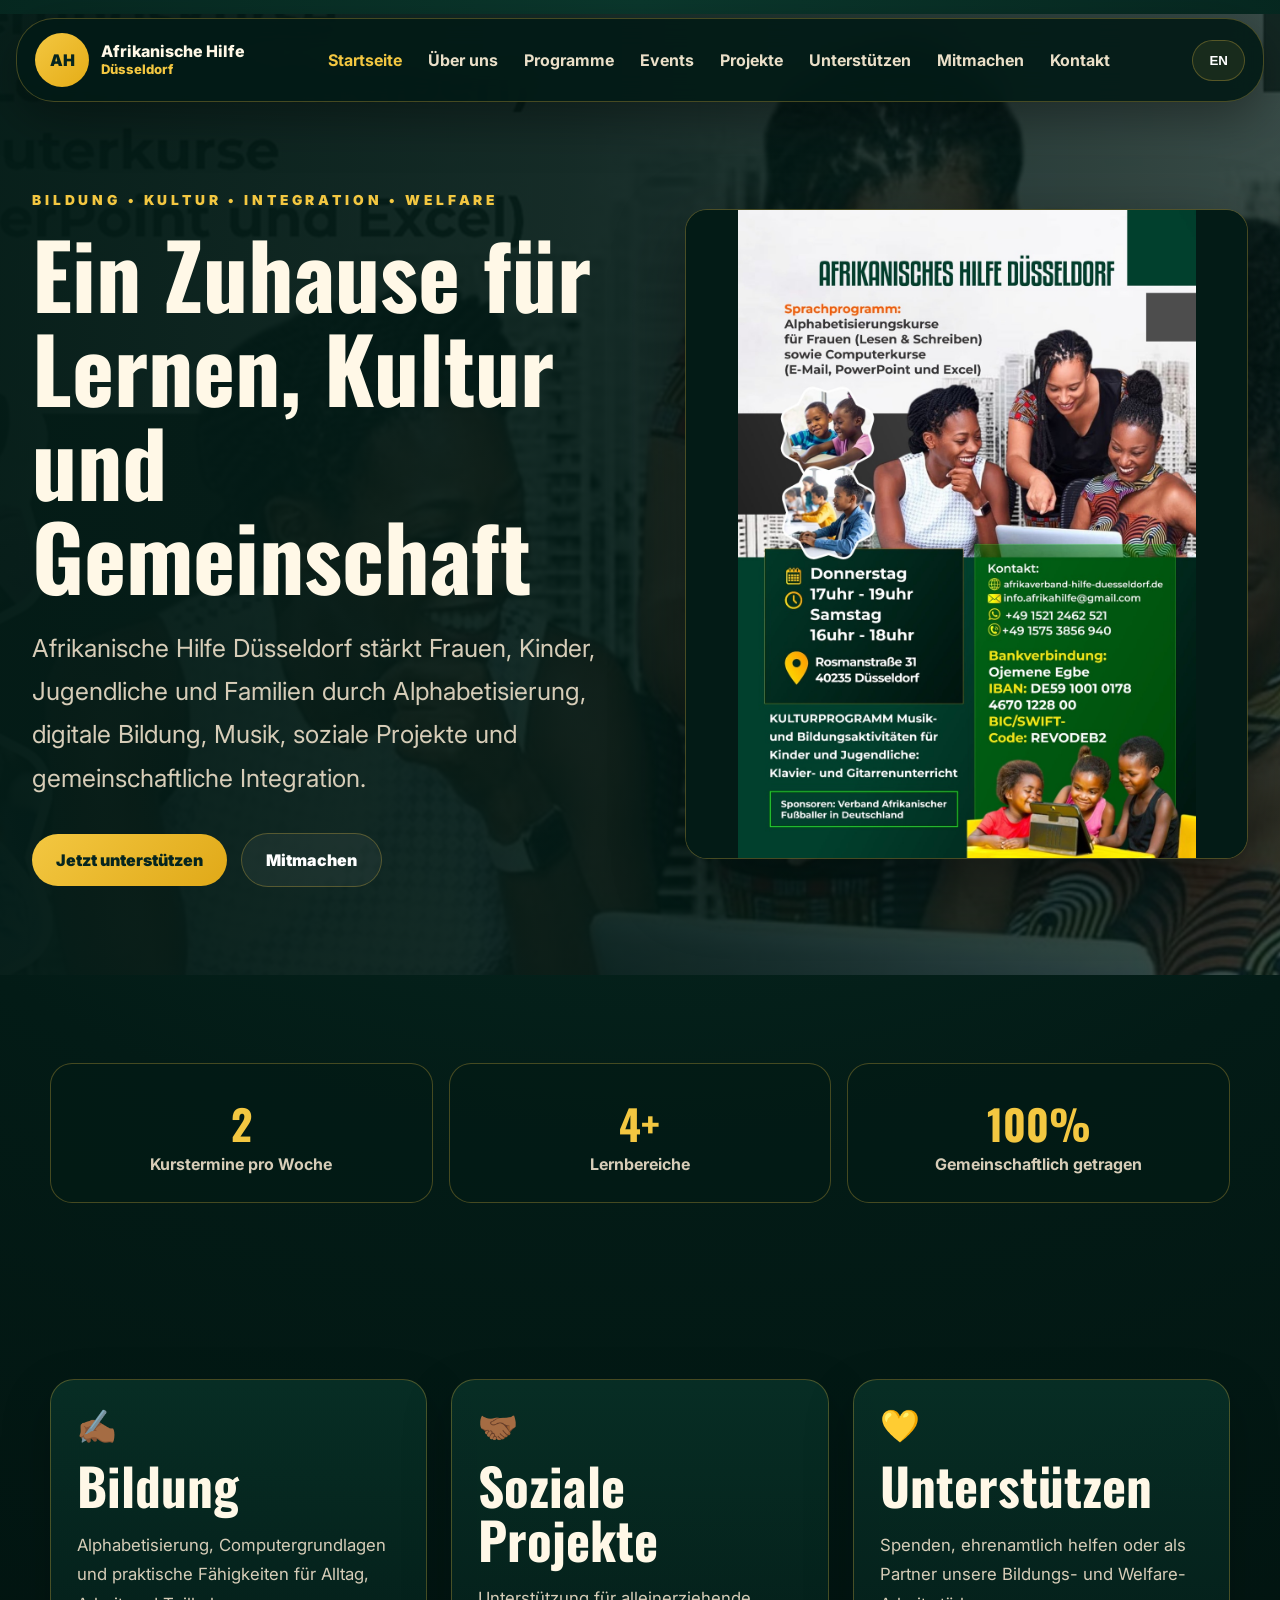
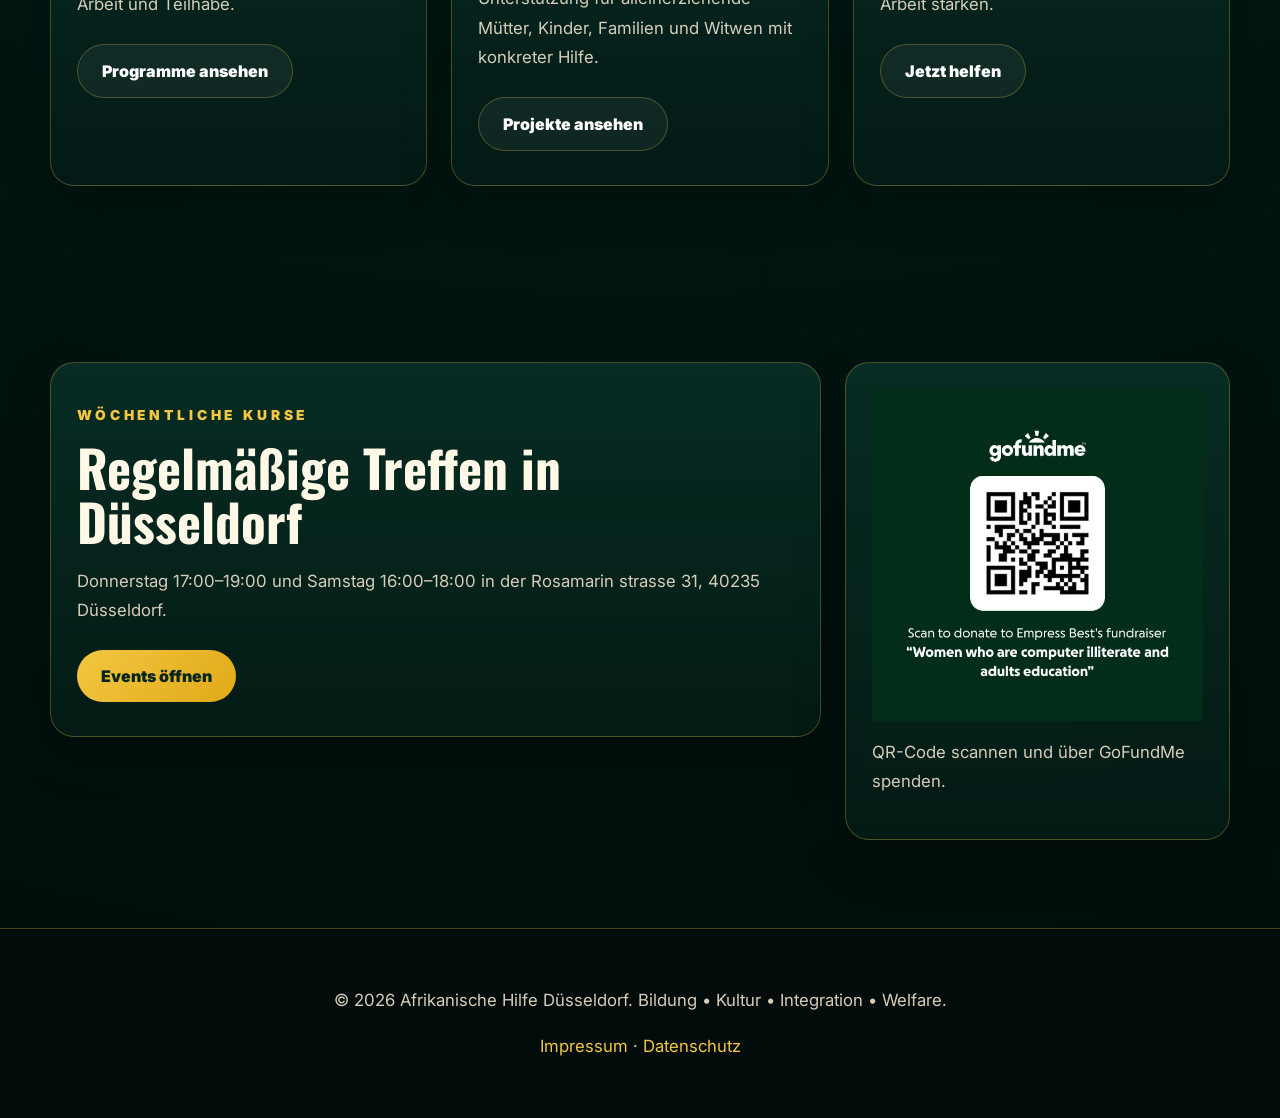
<file: index.html>
﻿<!DOCTYPE html>
<html lang="de">
<head>
  <meta charset="UTF-8" />
  <meta name="viewport" content="width=device-width, initial-scale=1.0" />

  <meta name="description" content="Afrikanische Hilfe Düsseldorf unterstützt Frauen, Kinder, Jugendliche und Familien mit Bildung, Computerkursen, Kultur, Musik, Welfare-Projekten und Integration." />
  <meta name="keywords" content="Afrikanische Hilfe Düsseldorf, Integration Düsseldorf, Computerkurs Düsseldorf, Alphabetisierung, single mothers support, widows support, African community Düsseldorf" />

  <meta property="og:title" content="Afrikanische Hilfe Düsseldorf" />
  <meta property="og:description" content="Afrikanische Hilfe Düsseldorf unterstützt Frauen, Kinder, Jugendliche und Familien mit Bildung, Computerkursen, Kultur, Musik, Welfare-Projekten und Integration." />
  <meta property="og:image" content="assets/images/programme-flyer.jpg" />
  <meta property="og:type" content="website" />

  <title>Afrikanische Hilfe Düsseldorf | Bildung • Kultur • Integration</title>

  <link rel="preconnect" href="https://fonts.googleapis.com" />
  <link rel="preconnect" href="https://fonts.gstatic.com" crossorigin />
  <link href="https://fonts.googleapis.com/css2?family=Inter:wght@400;500;600;700;800&family=Oswald:wght@500;600;700&display=swap" rel="stylesheet" />

  <link rel="stylesheet" href="styles.css" />
</head>

<body>
  <header class="site-header" id="siteHeader">
    <a class="brand" href="index.html" aria-label="Afrikanische Hilfe Düsseldorf home">
      <span class="brand-mark">AH</span>
      <span>Afrikanische Hilfe<br><small>Düsseldorf</small></span>
    </a>

    <button class="menu-toggle" id="menuToggle" type="button" aria-label="Open menu">☰</button>

    <nav class="nav" id="mainNav" aria-label="Main navigation">
      <a class="active" href="index.html" data-de="Startseite" data-en="Home">Startseite</a>
      <a href="about.html" data-de="Über uns" data-en="About">Über uns</a>
      <a href="programmes.html" data-de="Programme" data-en="Programmes">Programme</a>
      <a href="events.html" data-de="Events" data-en="Events">Events</a>
      <a href="projects.html" data-de="Projekte" data-en="Projects">Projekte</a>
      <a href="support.html" data-de="Unterstützen" data-en="Support">Unterstützen</a>
      <a href="volunteer.html" data-de="Mitmachen" data-en="Volunteer">Mitmachen</a>
      <a href="contact.html" data-de="Kontakt" data-en="Contact">Kontakt</a>
    </nav>

    <button class="lang-toggle" id="langToggle" type="button">EN</button>
  </header>

  <main>
    <section class="hero">
      <img class="hero-bg" src="assets/images/landing-hero-clean-wide.jpg" alt="Afrikanische Hilfe Düsseldorf education and community programme" />

      <div class="hero-inner">
        <div>
          <p class="eyebrow" data-de="Bildung • Kultur • Integration • Welfare" data-en="Education • Culture • Integration • Welfare">
            Bildung • Kultur • Integration • Welfare
          </p>

          <h1 data-de="Ein Zuhause für Lernen, Kultur und Gemeinschaft" data-en="A home for learning, culture and community">
            Ein Zuhause für Lernen, Kultur und Gemeinschaft
          </h1>

          <p class="hero-text"
             data-de="Afrikanische Hilfe Düsseldorf stärkt Frauen, Kinder, Jugendliche und Familien durch Alphabetisierung, digitale Bildung, Musik, soziale Projekte und gemeinschaftliche Integration."
             data-en="Afrikanische Hilfe Düsseldorf empowers women, children, young people and families through literacy, digital education, music, social projects and community-based integration.">
            Afrikanische Hilfe Düsseldorf stärkt Frauen, Kinder, Jugendliche und Familien durch Alphabetisierung, digitale Bildung, Musik, soziale Projekte und gemeinschaftliche Integration.
          </p>

          <a class="btn primary" href="support.html" data-de="Jetzt unterstützen" data-en="Support now">
            Jetzt unterstützen
          </a>

          <a class="btn secondary" href="volunteer.html" data-de="Mitmachen" data-en="Get involved">
            Mitmachen
          </a>
        </div>

        <div class="flyer-landing">
          <img src="assets/images/programme-flyer.jpg" alt="Afrikanische Hilfe Düsseldorf programme flyer" />
        </div>
      </div>
    </section>

    <section class="section-pad">
      <div class="container impact-grid">
        <div>
          <strong>2</strong>
          <span data-de="Kurstermine pro Woche" data-en="Sessions per week">Kurstermine pro Woche</span>
        </div>

        <div>
          <strong>4+</strong>
          <span data-de="Lernbereiche" data-en="Learning areas">Lernbereiche</span>
        </div>

        <div>
          <strong>100%</strong>
          <span data-de="Gemeinschaftlich getragen" data-en="Community driven">Gemeinschaftlich getragen</span>
        </div>
      </div>
    </section>

    <section class="section-pad">
      <div class="container grid three">
        <article class="glass-card">
          <span class="icon">✍🏾</span>

          <h2 data-de="Bildung" data-en="Education">
            Bildung
          </h2>

          <p data-de="Alphabetisierung, Computergrundlagen und praktische Fähigkeiten für Alltag, Arbeit und Teilhabe."
             data-en="Literacy, computer basics and practical skills for everyday life, work and participation.">
            Alphabetisierung, Computergrundlagen und praktische Fähigkeiten für Alltag, Arbeit und Teilhabe.
          </p>

          <a class="btn secondary" href="programmes.html" data-de="Programme ansehen" data-en="View programmes">
            Programme ansehen
          </a>
        </article>

        <article class="glass-card">
          <span class="icon">🤝🏾</span>

          <h2 data-de="Soziale Projekte" data-en="Social projects">
            Soziale Projekte
          </h2>

          <p data-de="Unterstützung für alleinerziehende Mütter, Kinder, Familien und Witwen mit konkreter Hilfe."
             data-en="Support for single mothers, children, families and widows through practical help.">
            Unterstützung für alleinerziehende Mütter, Kinder, Familien und Witwen mit konkreter Hilfe.
          </p>

          <a class="btn secondary" href="projects.html" data-de="Projekte ansehen" data-en="View projects">
            Projekte ansehen
          </a>
        </article>

        <article class="glass-card">
          <span class="icon">💛</span>

          <h2 data-de="Unterstützen" data-en="Support">
            Unterstützen
          </h2>

          <p data-de="Spenden, ehrenamtlich helfen oder als Partner unsere Bildungs- und Welfare-Arbeit stärken."
             data-en="Donate, volunteer or partner with us to strengthen our education and welfare work.">
            Spenden, ehrenamtlich helfen oder als Partner unsere Bildungs- und Welfare-Arbeit stärken.
          </p>

          <a class="btn secondary" href="support.html" data-de="Jetzt helfen" data-en="Help now">
            Jetzt helfen
          </a>
        </article>
      </div>
    </section>

    <section class="section-pad">
      <div class="container support-box">
        <div class="glass-card">
          <p class="eyebrow" data-de="Wöchentliche Kurse" data-en="Weekly classes">
            Wöchentliche Kurse
          </p>

          <h2 data-de="Regelmäßige Treffen in Düsseldorf" data-en="Regular sessions in Duesseldorf">
            Regelmäßige Treffen in Düsseldorf
          </h2>

          <p data-de="Donnerstag 17:00–19:00 und Samstag 16:00–18:00 in der Rosamarin strasse 31, 40235 Düsseldorf."
             data-en="Thursday 17:00–19:00 and Saturday 16:00–18:00 at Rosamarin strasse 31, 40235 Duesseldorf.">
            Donnerstag 17:00–19:00 und Samstag 16:00–18:00 in der Rosamarin strasse 31, 40235 Düsseldorf.
          </p>

          <a class="btn primary" href="events.html" data-de="Events öffnen" data-en="Open events">
            Events öffnen
          </a>
        </div>

        <div class="qr-card">
          <img src="assets/images/gofundme-qr.png" alt="GoFundMe QR code" />

          <p data-de="QR-Code scannen und über GoFundMe spenden."
             data-en="Scan the QR code and donate through GoFundMe.">
            QR-Code scannen und über GoFundMe spenden.
          </p>
        </div>
      </div>
    </section>
  </main>

  <footer class="footer">
    <p data-de="© 2026 Afrikanische Hilfe Düsseldorf. Bildung • Kultur • Integration • Welfare."
       data-en="© 2026 Afrikanische Hilfe Düsseldorf. Education • Culture • Integration • Welfare.">
      © 2026 Afrikanische Hilfe Düsseldorf. Bildung • Kultur • Integration • Welfare.
    </p>

    <p>
      <a href="impressum.html" data-de="Impressum" data-en="Legal Notice">Impressum</a>
      ·
      <a href="datenschutz.html" data-de="Datenschutz" data-en="Privacy Policy">Datenschutz</a>
    </p>
  </footer>

  <script src="scripts.js"></script>
</body>
</html>
</file>
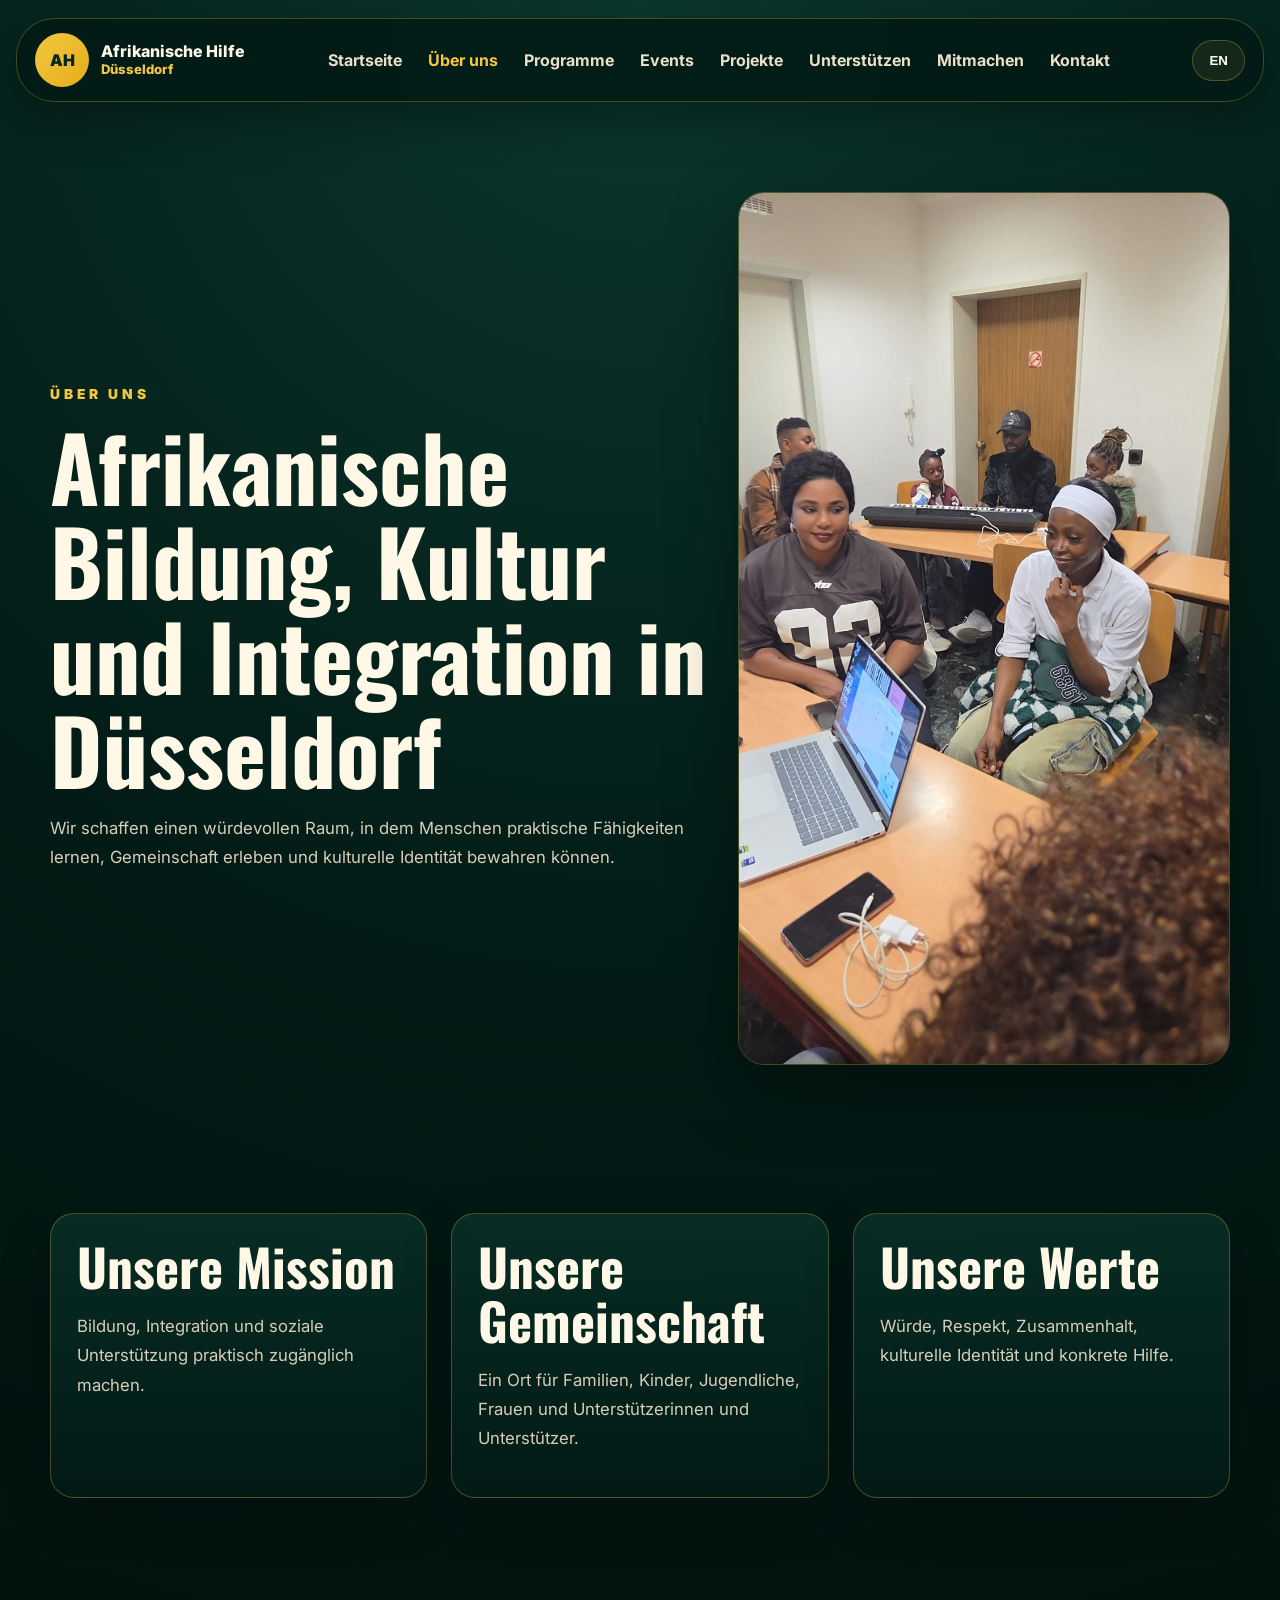
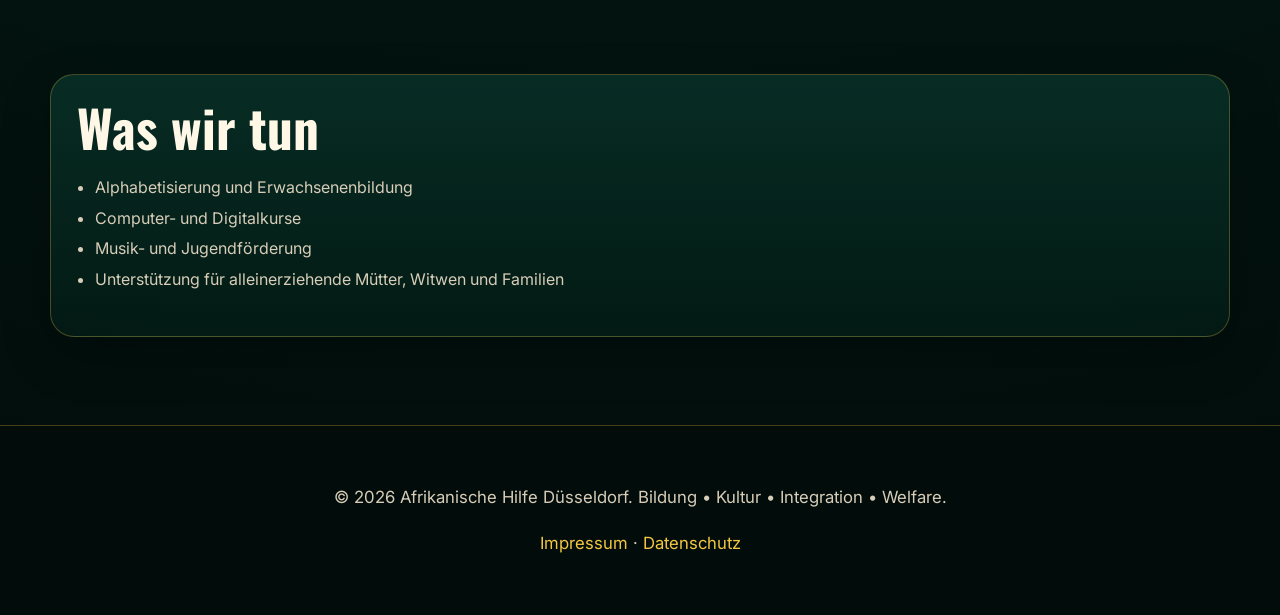
<file: about.html>
<!DOCTYPE html>
<html lang="de">
<head>
  <meta charset="UTF-8" />
  <meta name="viewport" content="width=device-width, initial-scale=1.0" />
  <meta name="description" content="Afrikanische Hilfe Düsseldorf unterstützt Frauen, Kinder, Jugendliche und Familien mit Bildung, Computerkursen, Kultur, Musik, Welfare-Projekten und Integration." />
  <meta name="keywords" content="Afrikanische Hilfe Düsseldorf, Integration Düsseldorf, Computerkurs Düsseldorf, Alphabetisierung, single mothers support, widows support, African community Düsseldorf" />
  <meta property="og:title" content="Über uns | Afrikanische Hilfe Düsseldorf" />
  <meta property="og:description" content="Afrikanische Hilfe Düsseldorf unterstützt Frauen, Kinder, Jugendliche und Familien mit Bildung, Computerkursen, Kultur, Musik, Welfare-Projekten und Integration." />
  <meta property="og:image" content="assets/images/programme-flyer.jpg" />
  <meta property="og:type" content="website" />
  <title>Über uns | Afrikanische Hilfe Düsseldorf</title>
  <link rel="preconnect" href="https://fonts.googleapis.com">
  <link rel="preconnect" href="https://fonts.gstatic.com" crossorigin>
  <link href="https://fonts.googleapis.com/css2?family=Inter:wght@400;500;600;700;800&family=Oswald:wght@500;600;700&display=swap" rel="stylesheet">
  <link rel="stylesheet" href="styles.css" />
</head>
<body>
<header class="site-header" id="siteHeader">
  <a class="brand" href="index.html" aria-label="Afrikanische Hilfe Düsseldorf home">
    <span class="brand-mark">AH</span>
    <span>Afrikanische Hilfe<br><small>Düsseldorf</small></span>
  </a>
  <button class="menu-toggle" id="menuToggle" type="button" aria-label="Open menu">☰</button>
  <nav class="nav" id="mainNav" aria-label="Main navigation">
      <a href="index.html" data-de="Startseite" data-en="Home">Startseite</a>
      <a class="active" href="about.html" data-de="Über uns" data-en="About">Über uns</a>
      <a href="programmes.html" data-de="Programme" data-en="Programmes">Programme</a>
      <a href="events.html" data-de="Events" data-en="Events">Events</a>
      <a href="projects.html" data-de="Projekte" data-en="Projects">Projekte</a>
      <a href="support.html" data-de="Unterstützen" data-en="Support">Unterstützen</a>
      <a href="volunteer.html" data-de="Mitmachen" data-en="Volunteer">Mitmachen</a>
      <a href="contact.html" data-de="Kontakt" data-en="Contact">Kontakt</a>
  </nav>
  <button class="lang-toggle" id="langToggle" type="button">EN</button>
</header>
<main>

<section class="page-hero">
  <div class="container">
    <div>
      <p class="eyebrow" data-de="Über uns" data-en="About us">Über uns</p>
      <h1 data-de="Afrikanische Bildung, Kultur und Integration in Düsseldorf" data-en="African education, culture and integration in Düsseldorf">Afrikanische Bildung, Kultur und Integration in Düsseldorf</h1>
      <p data-de="Wir schaffen einen würdevollen Raum, in dem Menschen praktische Fähigkeiten lernen, Gemeinschaft erleben und kulturelle Identität bewahren können." data-en="We create a dignified space where people can learn practical skills, experience community and preserve cultural identity.">Wir schaffen einen würdevollen Raum, in dem Menschen praktische Fähigkeiten lernen, Gemeinschaft erleben und kulturelle Identität bewahren können.</p>
    </div>
    <img class="rounded-img" src="assets/images/classroom-activity.jpg" alt="Community learning session in Düsseldorf">
  </div>
</section>
<section class="section-pad">
  <div class="container grid three">
    <div class="glass-card"><h2 data-de="Unsere Mission" data-en="Our mission">Unsere Mission</h2><p data-de="Bildung, Integration und soziale Unterstützung praktisch zugänglich machen." data-en="Making education, integration and social support practically accessible.">Bildung, Integration und soziale Unterstützung praktisch zugänglich machen.</p></div>
    <div class="glass-card"><h2 data-de="Unsere Gemeinschaft" data-en="Our community">Unsere Gemeinschaft</h2><p data-de="Ein Ort für Familien, Kinder, Jugendliche, Frauen und Unterstützerinnen und Unterstützer." data-en="A place for families, children, young people, women and supporters.">Ein Ort für Familien, Kinder, Jugendliche, Frauen und Unterstützerinnen und Unterstützer.</p></div>
    <div class="glass-card"><h2 data-de="Unsere Werte" data-en="Our values">Unsere Werte</h2><p data-de="Würde, Respekt, Zusammenhalt, kulturelle Identität und konkrete Hilfe." data-en="Dignity, respect, togetherness, cultural identity and practical help.">Würde, Respekt, Zusammenhalt, kulturelle Identität und konkrete Hilfe.</p></div>
  </div>
</section>
<section class="section-pad">
  <div class="container glass-card">
    <h2 data-de="Was wir tun" data-en="What we do">Was wir tun</h2>
    <ul class="list">
      <li data-de="Alphabetisierung und Erwachsenenbildung" data-en="Literacy and adult education">Alphabetisierung und Erwachsenenbildung</li>
      <li data-de="Computer- und Digitalkurse" data-en="Computer and digital skills courses">Computer- und Digitalkurse</li>
      <li data-de="Musik- und Jugendförderung" data-en="Music and youth development">Musik- und Jugendförderung</li>
      <li data-de="Unterstützung für alleinerziehende Mütter, Witwen und Familien" data-en="Support for single mothers, widows and families">Unterstützung für alleinerziehende Mütter, Witwen und Familien</li>
    </ul>
  </div>
</section>

</main>
<footer class="footer">
  <p data-de="© 2026 Afrikanische Hilfe Düsseldorf. Bildung • Kultur • Integration • Welfare." data-en="© 2026 Afrikanische Hilfe Düsseldorf. Education • Culture • Integration • Welfare.">
    © 2026 Afrikanische Hilfe Düsseldorf. Bildung • Kultur • Integration • Welfare.
  </p>
  <p>
    <a href="impressum.html" data-de="Impressum" data-en="Legal Notice">Impressum</a>
    ·
    <a href="datenschutz.html" data-de="Datenschutz" data-en="Privacy Policy">Datenschutz</a>
  </p>
</footer>
<script src="scripts.js"></script>
</body>
</html>
</file>
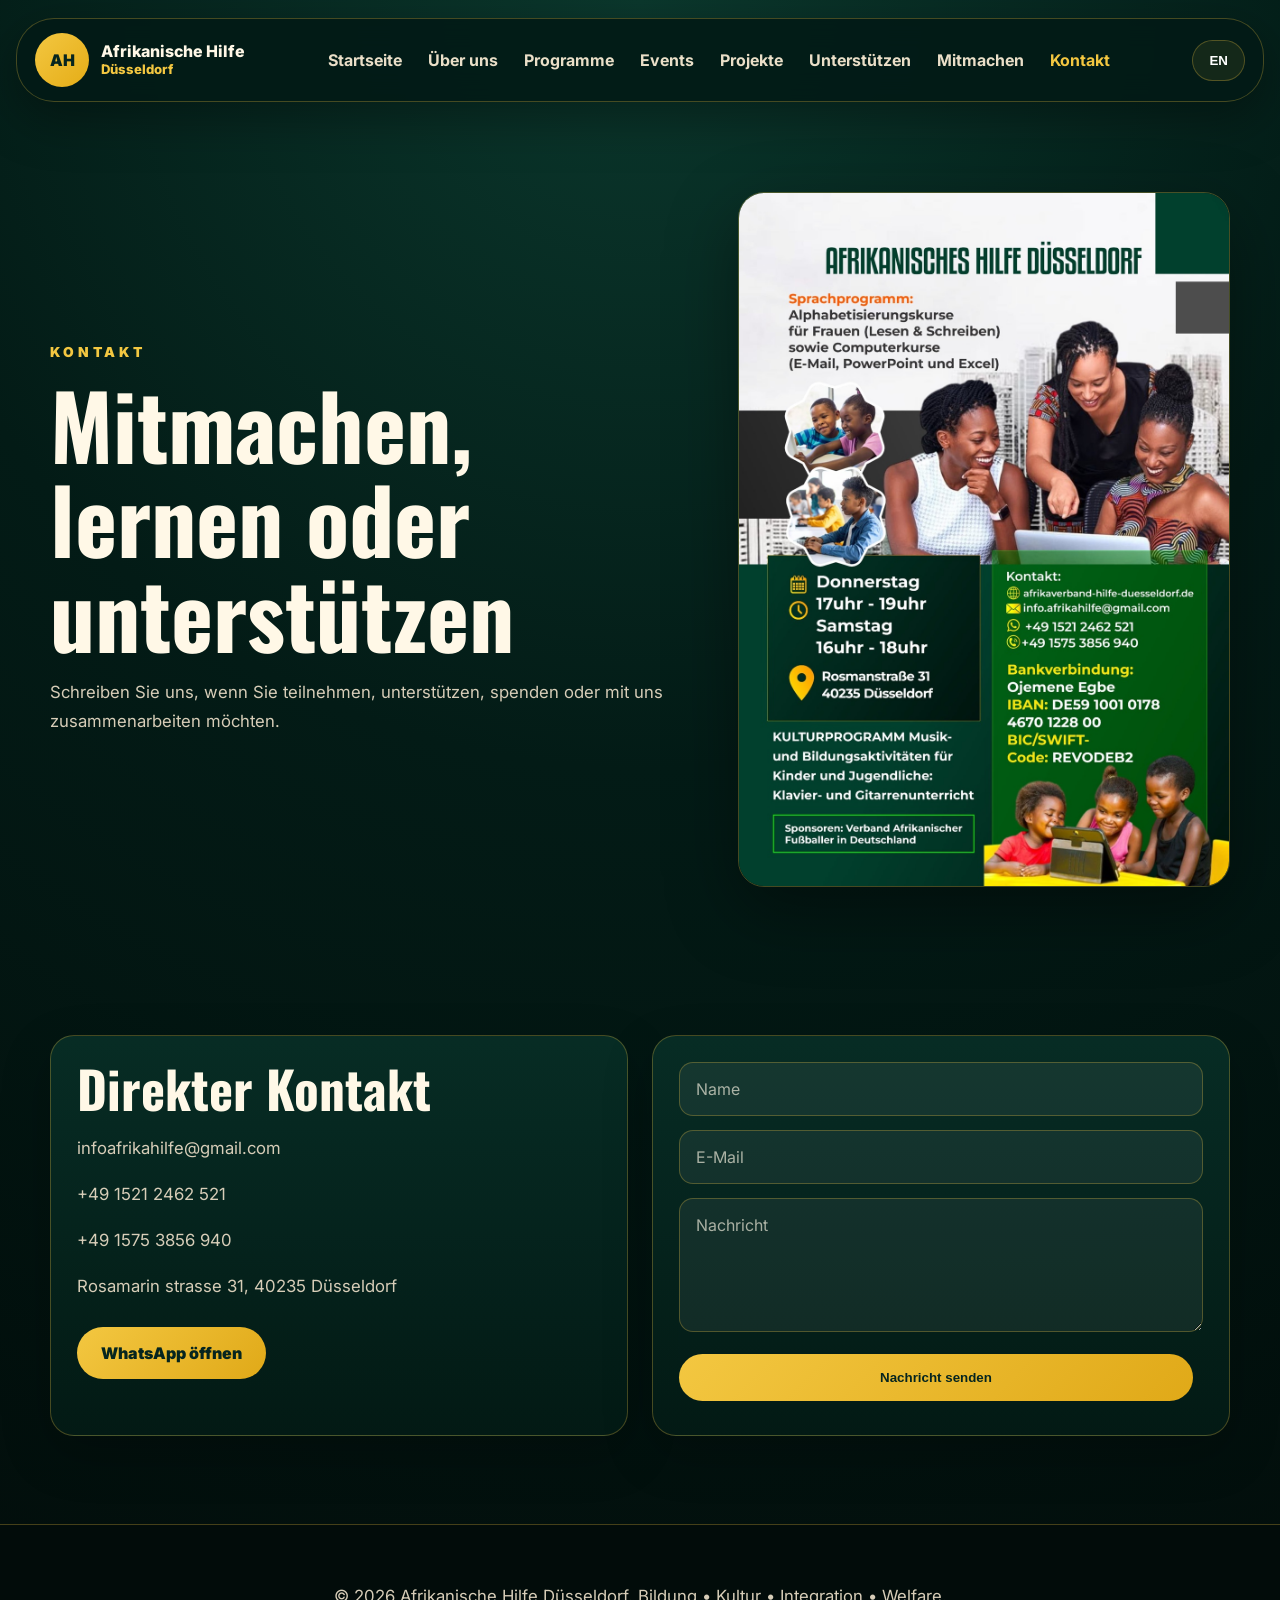
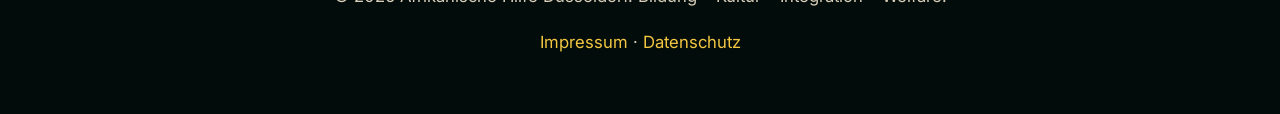
<file: contact.html>
﻿<!DOCTYPE html>
<html lang="de">
<head>
  <meta charset="UTF-8" />
  <meta name="viewport" content="width=device-width, initial-scale=1.0" />

  <meta name="description" content="Afrikanische Hilfe Düsseldorf unterstützt Frauen, Kinder, Jugendliche und Familien mit Bildung, Computerkursen, Kultur, Musik, Welfare-Projekten und Integration." />
  <meta name="keywords" content="Afrikanische Hilfe Düsseldorf, Integration Düsseldorf, Computerkurs Düsseldorf, Alphabetisierung, single mothers support, widows support, African community Düsseldorf" />

  <meta property="og:title" content="Kontakt | Afrikanische Hilfe Düsseldorf" />
  <meta property="og:description" content="Afrikanische Hilfe Düsseldorf unterstützt Frauen, Kinder, Jugendliche und Familien mit Bildung, Computerkursen, Kultur, Musik, Welfare-Projekten und Integration." />
  <meta property="og:image" content="assets/images/programme-flyer.jpg" />
  <meta property="og:type" content="website" />

  <title>Kontakt | Afrikanische Hilfe Düsseldorf</title>

  <link rel="preconnect" href="https://fonts.googleapis.com" />
  <link rel="preconnect" href="https://fonts.gstatic.com" crossorigin />
  <link href="https://fonts.googleapis.com/css2?family=Inter:wght@400;500;600;700;800&family=Oswald:wght@500;600;700&display=swap" rel="stylesheet" />

  <link rel="stylesheet" href="styles.css" />
</head>

<body>
  <header class="site-header" id="siteHeader">
    <a class="brand" href="index.html" aria-label="Afrikanische Hilfe Düsseldorf home">
      <span class="brand-mark">AH</span>
      <span>Afrikanische Hilfe<br><small>Düsseldorf</small></span>
    </a>

    <button class="menu-toggle" id="menuToggle" type="button" aria-label="Open menu">☰</button>

    <nav class="nav" id="mainNav" aria-label="Main navigation">
      <a href="index.html" data-de="Startseite" data-en="Home">Startseite</a>
      <a href="about.html" data-de="Über uns" data-en="About">Über uns</a>
      <a href="programmes.html" data-de="Programme" data-en="Programmes">Programme</a>
      <a href="events.html" data-de="Events" data-en="Events">Events</a>
      <a href="projects.html" data-de="Projekte" data-en="Projects">Projekte</a>
      <a href="support.html" data-de="Unterstützen" data-en="Support">Unterstützen</a>
      <a href="volunteer.html" data-de="Mitmachen" data-en="Volunteer">Mitmachen</a>
      <a class="active" href="contact.html" data-de="Kontakt" data-en="Contact">Kontakt</a>
    </nav>

    <button class="lang-toggle" id="langToggle" type="button">EN</button>
  </header>

  <main>
    <section class="page-hero">
      <div class="container">
        <div>
          <p class="eyebrow" data-de="Kontakt" data-en="Contact">
            Kontakt
          </p>

          <h1 data-de="Mitmachen, lernen oder unterstützen" data-en="Join, learn or support">
            Mitmachen, lernen oder unterstützen
          </h1>

          <p data-de="Schreiben Sie uns, wenn Sie teilnehmen, unterstützen, spenden oder mit uns zusammenarbeiten möchten."
             data-en="Contact us if you would like to participate, support, donate or partner with us.">
            Schreiben Sie uns, wenn Sie teilnehmen, unterstützen, spenden oder mit uns zusammenarbeiten möchten.
          </p>
        </div>

        <img class="rounded-img" src="assets/images/programme-flyer.jpg" alt="Afrikanische Hilfe Düsseldorf programme flyer" />
      </div>
    </section>

    <section class="section-pad">
      <div class="container grid two">
        <div class="glass-card">
          <h2 data-de="Direkter Kontakt" data-en="Direct contact">
            Direkter Kontakt
          </h2>

          <p><a href="mailto:infoafrikahilfe@gmail.com">infoafrikahilfe@gmail.com</a></p>
          <p><a href="tel:+4915212462521">+49 1521 2462 521</a></p>
          <p><a href="tel:+4915753856940">+49 1575 3856 940</a></p>

          <p data-de="Rosamarin strasse 31, 40235 Düsseldorf"
             data-en="Rosamarin strasse 31, 40235 Duesseldorf">
            Rosamarin strasse 31, 40235 Düsseldorf
          </p>

          <a class="btn primary"
             href="https://wa.me/4915212462521"
             target="_blank"
             rel="noopener"
             data-de="WhatsApp öffnen"
             data-en="Open WhatsApp">
            WhatsApp öffnen
          </a>
        </div>

        <form class="contact-form glass-card" action="https://formsubmit.co/infoafrikahilfe@gmail.com" method="POST">
          <input type="hidden" name="_captcha" value="false" />
          <input type="hidden" name="_subject" value="New Afrikanische Hilfe Contact Submission" />
          <input type="hidden" name="_next" value="https://afrikanischehilfe.de/contact.html" />

          <input
            name="Name"
            type="text"
            placeholder="Name"
            data-de-placeholder="Name"
            data-en-placeholder="Name"
            required
          />

          <input
            name="Email"
            type="email"
            placeholder="E-Mail"
            data-de-placeholder="E-Mail"
            data-en-placeholder="Email"
            required
          />

          <textarea
            name="Message"
            rows="5"
            placeholder="Nachricht"
            data-de-placeholder="Nachricht"
            data-en-placeholder="Message"
            required
          ></textarea>

          <button class="btn primary" type="submit" data-de="Nachricht senden" data-en="Send message">
            Nachricht senden
          </button>
        </form>
      </div>
    </section>
  </main>

  <footer class="footer">
    <p data-de="© 2026 Afrikanische Hilfe Düsseldorf. Bildung • Kultur • Integration • Welfare."
       data-en="© 2026 Afrikanische Hilfe Düsseldorf. Education • Culture • Integration • Welfare.">
      © 2026 Afrikanische Hilfe Düsseldorf. Bildung • Kultur • Integration • Welfare.
    </p>

    <p>
      <a href="impressum.html" data-de="Impressum" data-en="Legal Notice">Impressum</a>
      ·
      <a href="datenschutz.html" data-de="Datenschutz" data-en="Privacy Policy">Datenschutz</a>
    </p>
  </footer>

  <script src="scripts.js"></script>
</body>
</html>
</file>
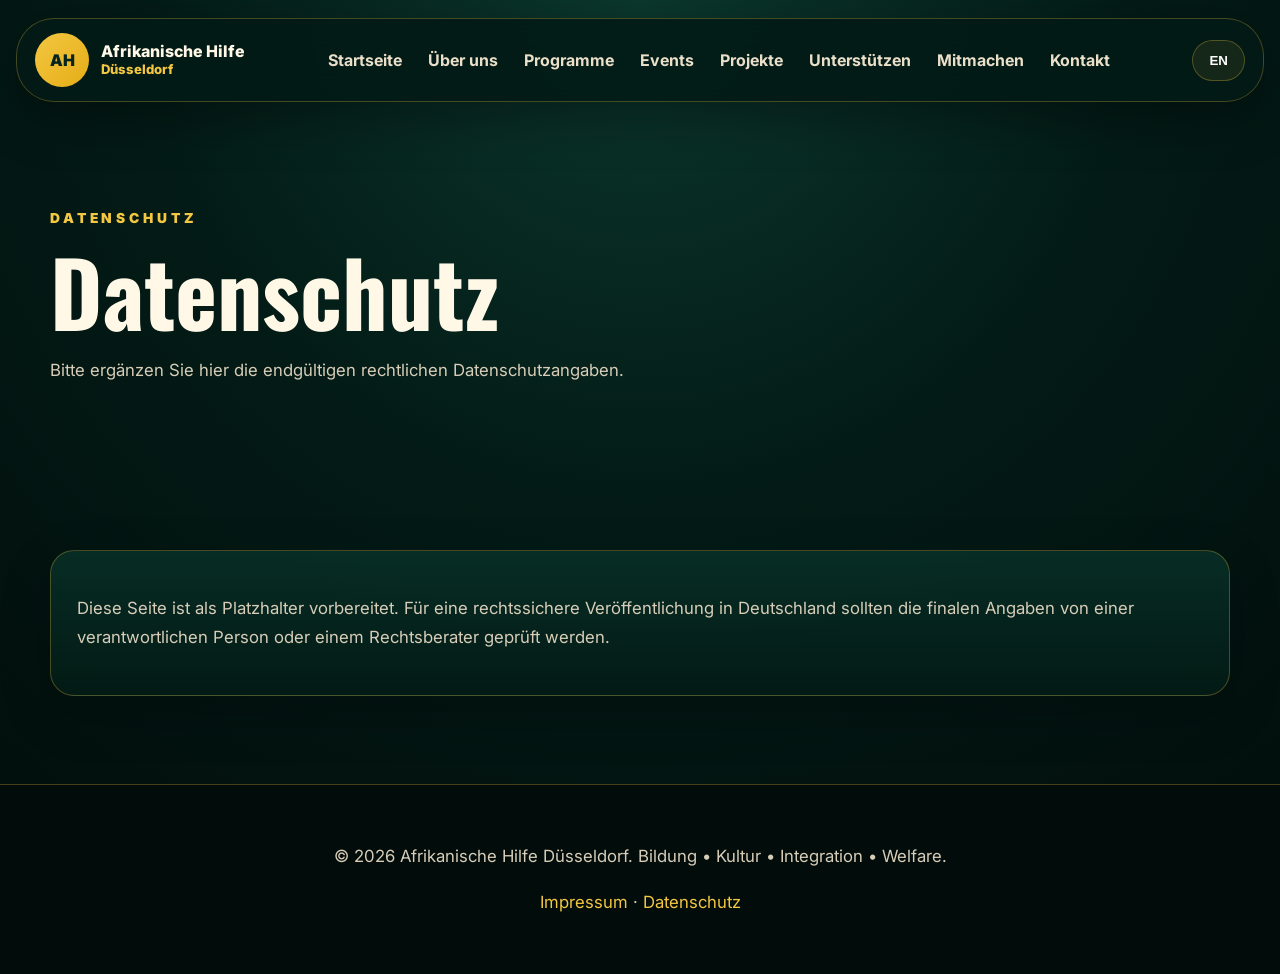
<file: datenschutz.html>
<!DOCTYPE html>

<html lang="de">
<head>
<meta charset="utf-8"/>
<meta content="width=device-width, initial-scale=1.0" name="viewport"/>
<meta content="Afrikanische Hilfe Düsseldorf unterstützt Frauen, Kinder, Jugendliche und Familien mit Bildung, Computerkursen, Kultur, Musik, Welfare-Projekten und Integration." name="description"/>
<meta content="Afrikanische Hilfe Düsseldorf, Integration Düsseldorf, Computerkurs Düsseldorf, Alphabetisierung, single mothers support, widows support, African community Düsseldorf" name="keywords"/>
<meta content="Datenschutz | Afrikanische Hilfe Düsseldorf" property="og:title"/>
<meta content="Afrikanische Hilfe Düsseldorf unterstützt Frauen, Kinder, Jugendliche und Familien mit Bildung, Computerkursen, Kultur, Musik, Welfare-Projekten und Integration." property="og:description"/>
<meta content="assets/images/programme-flyer.jpg" property="og:image"/>
<meta content="website" property="og:type"/>
<title>Datenschutz | Afrikanische Hilfe Düsseldorf</title>
<link href="https://fonts.googleapis.com" rel="preconnect"/>
<link crossorigin="" href="https://fonts.gstatic.com" rel="preconnect"/>
<link href="https://fonts.googleapis.com/css2?family=Inter:wght@400;500;600;700;800&amp;family=Oswald:wght@500;600;700&amp;display=swap" rel="stylesheet"/>
<link href="styles.css" rel="stylesheet">
</link></head>
<body>
<header class="site-header" id="siteHeader">
<a aria-label="Afrikanische Hilfe Düsseldorf home" class="brand" href="index.html">
<span class="brand-mark">AH</span>
<span>Afrikanische Hilfe<br/><small>Düsseldorf</small></span>
</a>
<button aria-label="Open menu" class="menu-toggle" id="menuToggle" type="button">☰</button>
<nav aria-label="Main navigation" class="nav" id="mainNav">
    <a data-de="Startseite" data-en="Home" href="index.html">Startseite</a>
    <a data-de="Über uns" data-en="About" href="about.html">Über uns</a>
    <a data-de="Programme" data-en="Programmes" href="programmes.html">Programme</a>
    <a data-de="Events" data-en="Events" href="events.html">Events</a>
    <a data-de="Projekte" data-en="Projects" href="projects.html">Projekte</a>
    <a data-de="Unterstützen" data-en="Support" href="support.html">Unterstützen</a>
    <a data-de="Mitmachen" data-en="Volunteer" href="volunteer.html">Mitmachen</a>
    <a data-de="Kontakt" data-en="Contact" href="contact.html">Kontakt</a>
  </nav>
<button class="lang-toggle" id="langToggle" type="button">EN</button>
</header>
<main>
<section class="page-hero"><div class="container">
<div><p class="eyebrow" data-de="Datenschutz" data-en="Privacy Policy">Datenschutz</p><h1 data-de="Datenschutz" data-en="Privacy Policy">Datenschutz</h1><p data-de="Bitte ergänzen Sie hier die endgültigen rechtlichen Datenschutzangaben." data-en="Please add the final legal privacy information here.">Bitte ergänzen Sie hier die endgültigen rechtlichen Datenschutzangaben.</p></div>
</div></section>
<section class="section-pad"><div class="container glass-card">
<p>Diese Seite ist als Platzhalter vorbereitet. Für eine rechtssichere Veröffentlichung in Deutschland sollten die finalen Angaben von einer verantwortlichen Person oder einem Rechtsberater geprüft werden.</p>
</div></section>
</main>
<footer class="footer">
<p>© 2026 Afrikanische Hilfe Düsseldorf. Bildung • Kultur • Integration • Welfare.</p>
<p><a href="impressum.html">Impressum</a> · <a href="datenschutz.html">Datenschutz</a></p>
</footer>
<script src="scripts.js"></script>
</body>
</html>
</file>
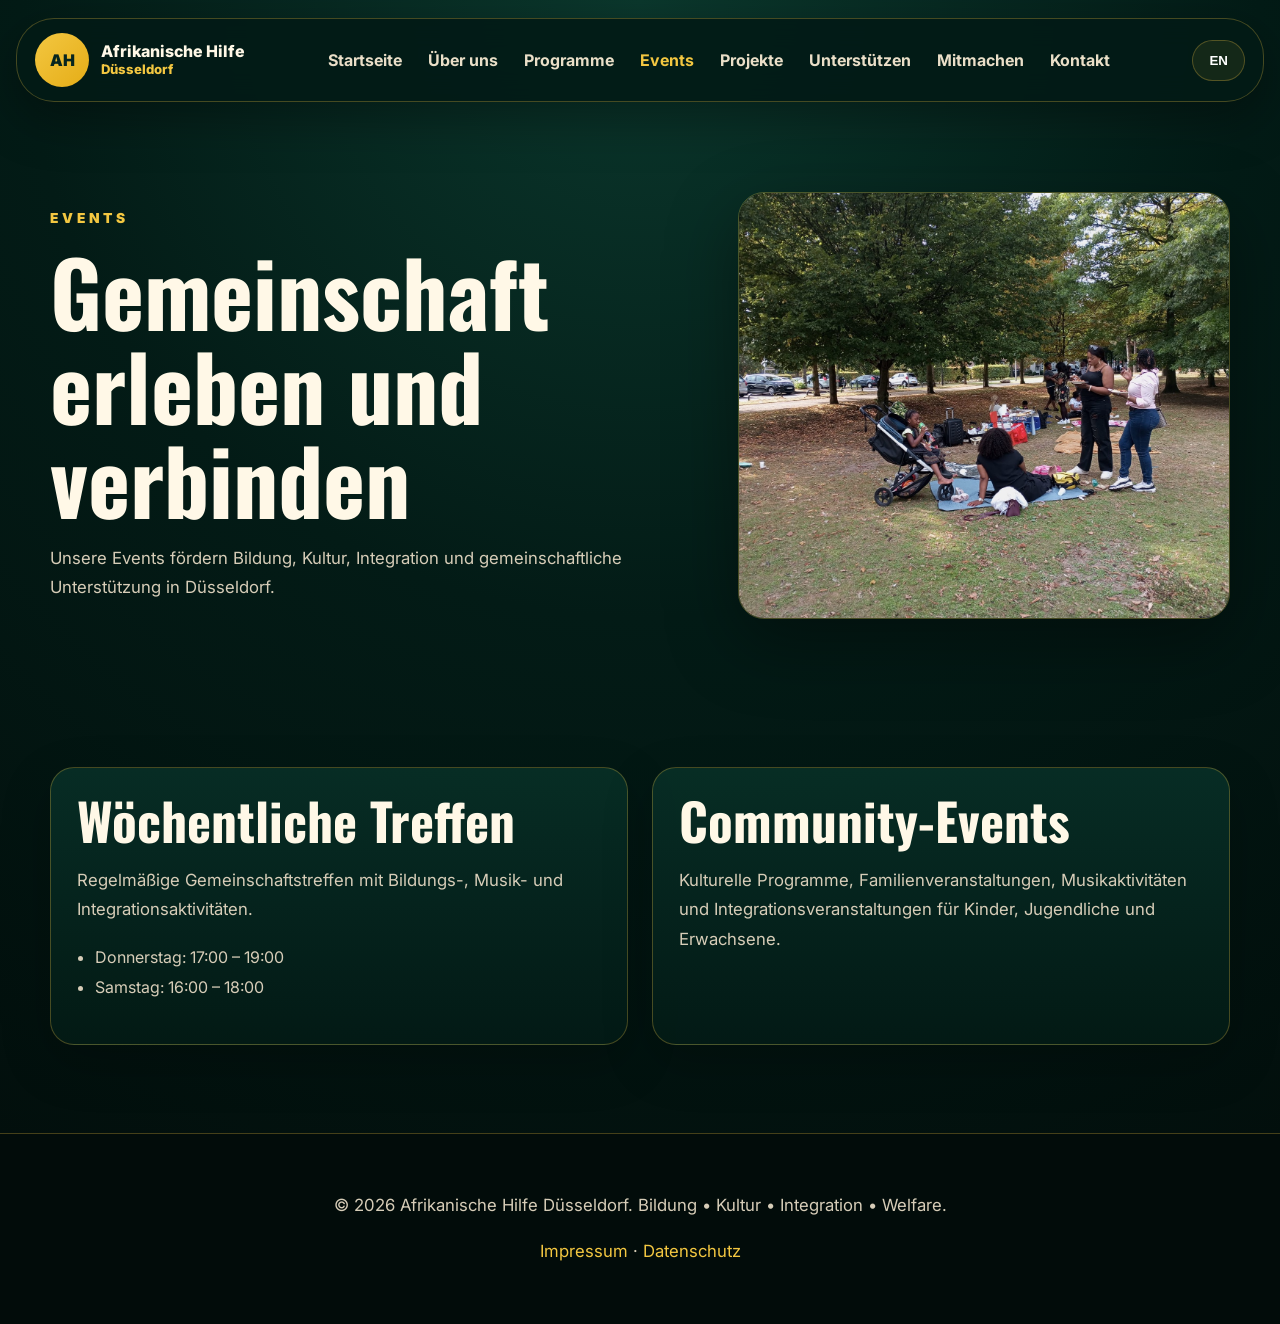
<file: events.html>
<!DOCTYPE html>

<html lang="de">
<head>
<meta charset="utf-8"/>
<meta content="width=device-width, initial-scale=1.0" name="viewport"/>
<meta content="Afrikanische Hilfe Düsseldorf unterstützt Frauen, Kinder, Jugendliche und Familien mit Bildung, Computerkursen, Kultur, Musik, Welfare-Projekten und Integration." name="description"/>
<meta content="Afrikanische Hilfe Düsseldorf, Integration Düsseldorf, Computerkurs Düsseldorf, Alphabetisierung, single mothers support, widows support, African community Düsseldorf" name="keywords"/>
<meta content="Events | Afrikanische Hilfe Düsseldorf" property="og:title"/>
<meta content="Afrikanische Hilfe Düsseldorf unterstützt Frauen, Kinder, Jugendliche und Familien mit Bildung, Computerkursen, Kultur, Musik, Welfare-Projekten und Integration." property="og:description"/>
<meta content="assets/images/programme-flyer.jpg" property="og:image"/>
<meta content="website" property="og:type"/>
<title>Events | Afrikanische Hilfe Düsseldorf</title>
<link href="https://fonts.googleapis.com" rel="preconnect"/>
<link crossorigin="" href="https://fonts.gstatic.com" rel="preconnect"/>
<link href="https://fonts.googleapis.com/css2?family=Inter:wght@400;500;600;700;800&amp;family=Oswald:wght@500;600;700&amp;display=swap" rel="stylesheet"/>
<link href="styles.css" rel="stylesheet">
</link></head>
<body>
<header class="site-header" id="siteHeader">
<a aria-label="Afrikanische Hilfe Düsseldorf home" class="brand" href="index.html">
<span class="brand-mark">AH</span>
<span>Afrikanische Hilfe<br/><small>Düsseldorf</small></span>
</a>
<button aria-label="Open menu" class="menu-toggle" id="menuToggle" type="button">☰</button>
<nav aria-label="Main navigation" class="nav" id="mainNav">
    <a data-de="Startseite" data-en="Home" href="index.html">Startseite</a>
    <a data-de="Über uns" data-en="About" href="about.html">Über uns</a>
    <a data-de="Programme" data-en="Programmes" href="programmes.html">Programme</a>
    <a class="active" data-de="Events" data-en="Events" href="events.html">Events</a>
    <a data-de="Projekte" data-en="Projects" href="projects.html">Projekte</a>
    <a data-de="Unterstützen" data-en="Support" href="support.html">Unterstützen</a>
    <a data-de="Mitmachen" data-en="Volunteer" href="volunteer.html">Mitmachen</a>
    <a data-de="Kontakt" data-en="Contact" href="contact.html">Kontakt</a>
  </nav>
<button class="lang-toggle" id="langToggle" type="button">EN</button>
</header>
<main>
<section class="page-hero">
<div class="container">
<div>
<p class="eyebrow" data-de="Events" data-en="Events">
         Events
      </p>
<h1 data-de="Gemeinschaft erleben und verbinden" data-en="Experience and connect through community">
        Gemeinschaft erleben und verbinden
      </h1>
<p data-de="Unsere Events fördern Bildung, Kultur, Integration und gemeinschaftliche Unterstützung in Düsseldorf." data-en="Our events promote education, culture, integration and community support in Düsseldorf.">
        Unsere Events fördern Bildung, Kultur, Integration und gemeinschaftliche Unterstützung in Düsseldorf.
      </p>
</div>
<img alt="Community event" class="rounded-img" src="assets/images/community-picnic-1.jpg"/>
</div>
</section>
<section class="section-pad">
<div class="container grid two">
<div class="glass-card">
<h2 data-de="Wöchentliche Treffen" data-en="Weekly Meetings">
        Wöchentliche Treffen
      </h2>
<p data-de="Regelmäßige Gemeinschaftstreffen mit Bildungs-, Musik- und Integrationsaktivitäten." data-en="Regular community gatherings with educational, music and integration activities.">
        Regelmäßige Gemeinschaftstreffen mit Bildungs-, Musik- und Integrationsaktivitäten.
      </p>
<ul class="list">
<li data-de="Donnerstag: 17:00 – 19:00" data-en="Thursday: 17:00 – 19:00">
          Donnerstag: 17:00 – 19:00
        </li>
<li data-de="Samstag: 16:00 – 18:00" data-en="Saturday: 16:00 – 18:00">
          Samstag: 16:00 – 18:00
        </li>
</ul>
</div>
<div class="glass-card">
<h2 data-de="Community-Events" data-en="Community Events">
        Community-Events
      </h2>
<p data-de="Kulturelle Programme, Familienveranstaltungen, Musikaktivitäten und Integrationsveranstaltungen für Kinder, Jugendliche und Erwachsene." data-en="Cultural programmes, family events, music activities and integration events for children, youth and adults.">
        Kulturelle Programme, Familienveranstaltungen, Musikaktivitäten und Integrationsveranstaltungen für Kinder, Jugendliche und Erwachsene.
      </p>
</div>
</div>
</section>
</main>
<footer class="footer">
<p data-de="© 2026 Afrikanische Hilfe Düsseldorf. Bildung • Kultur • Integration • Welfare." data-en="© 2026 Afrikanische Hilfe Düsseldorf. Education • Culture • Integration • Welfare.">
    © 2026 Afrikanische Hilfe Düsseldorf. Bildung • Kultur • Integration • Welfare.
  </p>
<p>
<a data-de="Impressum" data-en="Legal Notice" href="impressum.html">
       Impressum
    </a>

    ·

    <a data-de="Datenschutz" data-en="Privacy Policy" href="datenschutz.html">
       Datenschutz
    </a>
</p>
</footer>
<script src="scripts.js"></script>
</body>
</html>
</file>
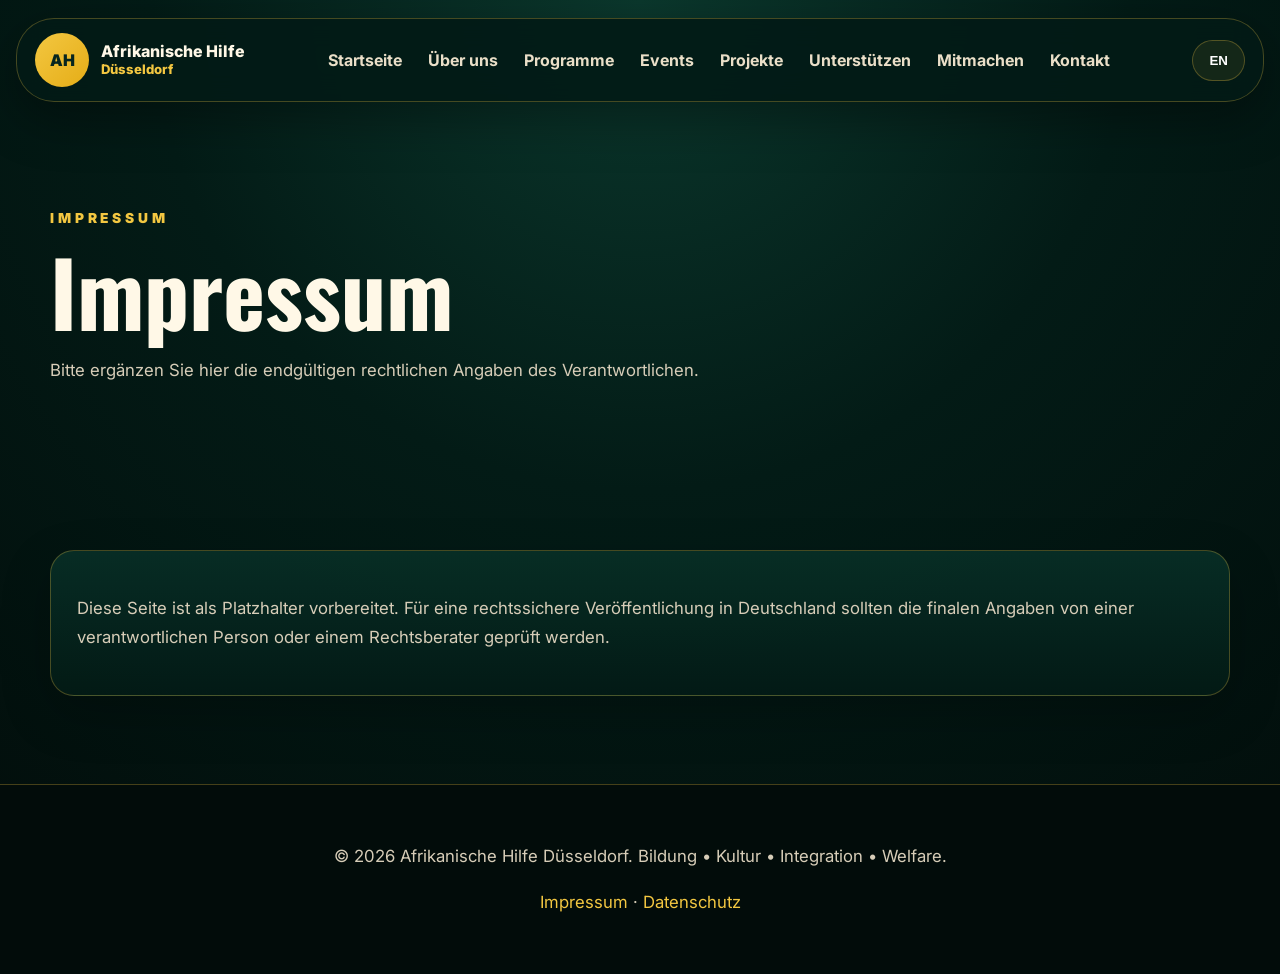
<file: impressum.html>
<!DOCTYPE html>

<html lang="de">
<head>
<meta charset="utf-8"/>
<meta content="width=device-width, initial-scale=1.0" name="viewport"/>
<meta content="Afrikanische Hilfe Düsseldorf unterstützt Frauen, Kinder, Jugendliche und Familien mit Bildung, Computerkursen, Kultur, Musik, Welfare-Projekten und Integration." name="description"/>
<meta content="Afrikanische Hilfe Düsseldorf, Integration Düsseldorf, Computerkurs Düsseldorf, Alphabetisierung, single mothers support, widows support, African community Düsseldorf" name="keywords"/>
<meta content="Impressum | Afrikanische Hilfe Düsseldorf" property="og:title"/>
<meta content="Afrikanische Hilfe Düsseldorf unterstützt Frauen, Kinder, Jugendliche und Familien mit Bildung, Computerkursen, Kultur, Musik, Welfare-Projekten und Integration." property="og:description"/>
<meta content="assets/images/programme-flyer.jpg" property="og:image"/>
<meta content="website" property="og:type"/>
<title>Impressum | Afrikanische Hilfe Düsseldorf</title>
<link href="https://fonts.googleapis.com" rel="preconnect"/>
<link crossorigin="" href="https://fonts.gstatic.com" rel="preconnect"/>
<link href="https://fonts.googleapis.com/css2?family=Inter:wght@400;500;600;700;800&amp;family=Oswald:wght@500;600;700&amp;display=swap" rel="stylesheet"/>
<link href="styles.css" rel="stylesheet">
</link></head>
<body>
<header class="site-header" id="siteHeader">
<a aria-label="Afrikanische Hilfe Düsseldorf home" class="brand" href="index.html">
<span class="brand-mark">AH</span>
<span>Afrikanische Hilfe<br/><small>Düsseldorf</small></span>
</a>
<button aria-label="Open menu" class="menu-toggle" id="menuToggle" type="button">☰</button>
<nav aria-label="Main navigation" class="nav" id="mainNav">
    <a data-de="Startseite" data-en="Home" href="index.html">Startseite</a>
    <a data-de="Über uns" data-en="About" href="about.html">Über uns</a>
    <a data-de="Programme" data-en="Programmes" href="programmes.html">Programme</a>
    <a data-de="Events" data-en="Events" href="events.html">Events</a>
    <a data-de="Projekte" data-en="Projects" href="projects.html">Projekte</a>
    <a data-de="Unterstützen" data-en="Support" href="support.html">Unterstützen</a>
    <a data-de="Mitmachen" data-en="Volunteer" href="volunteer.html">Mitmachen</a>
    <a data-de="Kontakt" data-en="Contact" href="contact.html">Kontakt</a>
  </nav>
<button class="lang-toggle" id="langToggle" type="button">EN</button>
</header>
<main>
<section class="page-hero"><div class="container">
<div><p class="eyebrow" data-de="Impressum" data-en="Legal Notice">Impressum</p><h1 data-de="Impressum" data-en="Legal Notice">Impressum</h1><p data-de="Bitte ergänzen Sie hier die endgültigen rechtlichen Angaben des Verantwortlichen." data-en="Please add the final legal information of the responsible person or organisation here.">Bitte ergänzen Sie hier die endgültigen rechtlichen Angaben des Verantwortlichen.</p></div>
</div></section>
<section class="section-pad"><div class="container glass-card">
<p>Diese Seite ist als Platzhalter vorbereitet. Für eine rechtssichere Veröffentlichung in Deutschland sollten die finalen Angaben von einer verantwortlichen Person oder einem Rechtsberater geprüft werden.</p>
</div></section>
</main>
<footer class="footer">
<p>© 2026 Afrikanische Hilfe Düsseldorf. Bildung • Kultur • Integration • Welfare.</p>
<p><a href="impressum.html">Impressum</a> · <a href="datenschutz.html">Datenschutz</a></p>
</footer>
<script src="scripts.js"></script>
</body>
</html>
</file>
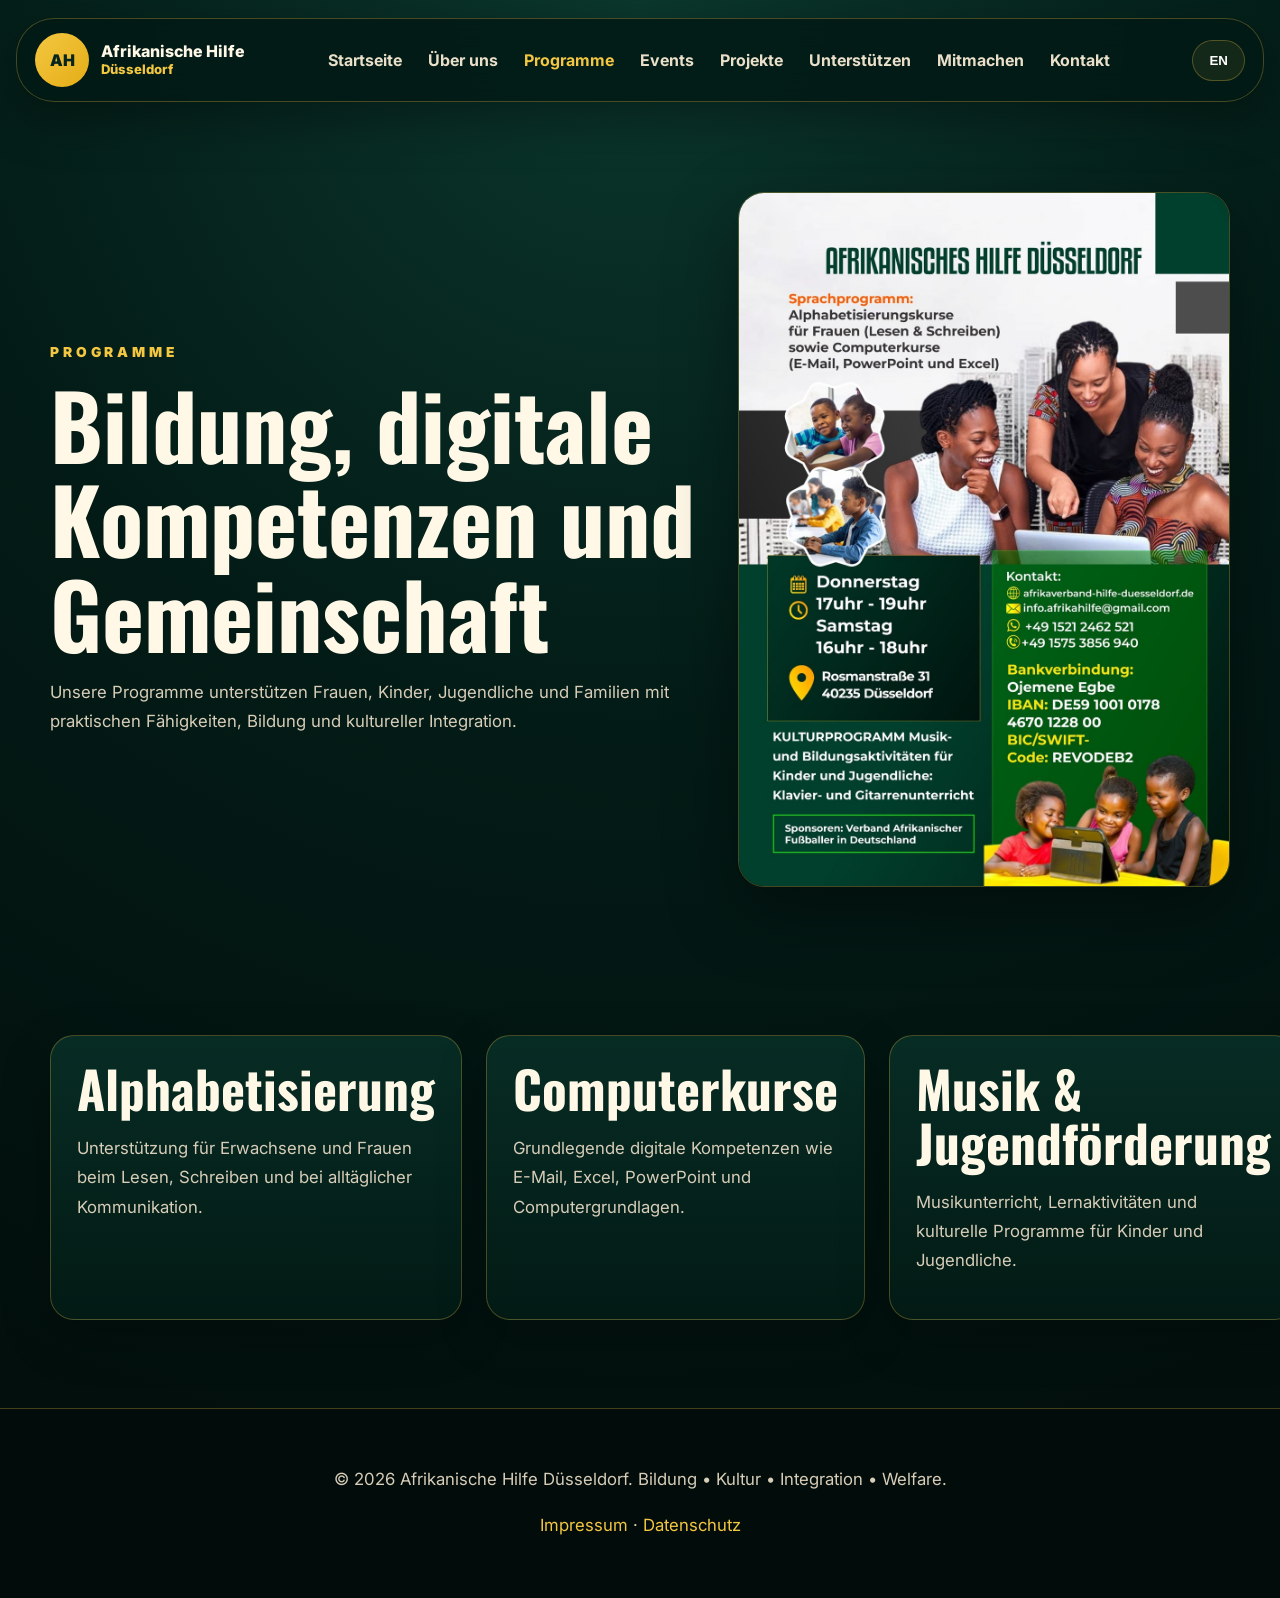
<file: programmes.html>
<!DOCTYPE html>

<html lang="de">
<head>
<meta charset="utf-8"/>
<meta content="width=device-width, initial-scale=1.0" name="viewport"/>
<meta content="Afrikanische Hilfe Düsseldorf unterstützt Frauen, Kinder, Jugendliche und Familien mit Bildung, Computerkursen, Kultur, Musik, Welfare-Projekten und Integration." name="description"/>
<meta content="Afrikanische Hilfe Düsseldorf, Integration Düsseldorf, Computerkurs Düsseldorf, Alphabetisierung, single mothers support, widows support, African community Düsseldorf" name="keywords"/>
<meta content="Programme | Afrikanische Hilfe Düsseldorf" property="og:title"/>
<meta content="Afrikanische Hilfe Düsseldorf unterstützt Frauen, Kinder, Jugendliche und Familien mit Bildung, Computerkursen, Kultur, Musik, Welfare-Projekten und Integration." property="og:description"/>
<meta content="assets/images/programme-flyer.jpg" property="og:image"/>
<meta content="website" property="og:type"/>
<title>Programme | Afrikanische Hilfe Düsseldorf</title>
<link href="https://fonts.googleapis.com" rel="preconnect"/>
<link crossorigin="" href="https://fonts.gstatic.com" rel="preconnect"/>
<link href="https://fonts.googleapis.com/css2?family=Inter:wght@400;500;600;700;800&amp;family=Oswald:wght@500;600;700&amp;display=swap" rel="stylesheet"/>
<link href="styles.css" rel="stylesheet">
</link></head>
<body>
<header class="site-header" id="siteHeader">
<a aria-label="Afrikanische Hilfe Düsseldorf home" class="brand" href="index.html">
<span class="brand-mark">AH</span>
<span>Afrikanische Hilfe<br/><small>Düsseldorf</small></span>
</a>
<button aria-label="Open menu" class="menu-toggle" id="menuToggle" type="button">☰</button>
<nav aria-label="Main navigation" class="nav" id="mainNav">
    <a data-de="Startseite" data-en="Home" href="index.html">Startseite</a>
    <a data-de="Über uns" data-en="About" href="about.html">Über uns</a>
    <a class="active" data-de="Programme" data-en="Programmes" href="programmes.html">Programme</a>
    <a data-de="Events" data-en="Events" href="events.html">Events</a>
    <a data-de="Projekte" data-en="Projects" href="projects.html">Projekte</a>
    <a data-de="Unterstützen" data-en="Support" href="support.html">Unterstützen</a>
    <a data-de="Mitmachen" data-en="Volunteer" href="volunteer.html">Mitmachen</a>
    <a data-de="Kontakt" data-en="Contact" href="contact.html">Kontakt</a>
  </nav>
<button class="lang-toggle" id="langToggle" type="button">EN</button>
</header>
<main>
<section class="page-hero">
<div class="container">
<div>
<p class="eyebrow" data-de="Programme" data-en="Programmes">
         Programme
      </p>
<h1 data-de="Bildung, digitale Kompetenzen und Gemeinschaft" data-en="Education, digital skills and community">
        Bildung, digitale Kompetenzen und Gemeinschaft
      </h1>
<p data-de="Unsere Programme unterstützen Frauen, Kinder, Jugendliche und Familien mit praktischen Fähigkeiten, Bildung und kultureller Integration." data-en="Our programmes support women, children, young people and families through practical skills, education and cultural integration.">
        Unsere Programme unterstützen Frauen, Kinder, Jugendliche und Familien mit praktischen Fähigkeiten, Bildung und kultureller Integration.
      </p>
</div>
<img alt="Programme flyer" class="rounded-img" src="assets/images/programme-flyer.jpg"/>
</div>
</section>
<section class="section-pad">
<div class="container grid three">
<div class="glass-card">
<h2 data-de="Alphabetisierung" data-en="Literacy Programme">
        Alphabetisierung
      </h2>
<p data-de="Unterstützung für Erwachsene und Frauen beim Lesen, Schreiben und bei alltäglicher Kommunikation." data-en="Support for adults and women with reading, writing and everyday communication.">
        Unterstützung für Erwachsene und Frauen beim Lesen, Schreiben und bei alltäglicher Kommunikation.
      </p>
</div>
<div class="glass-card">
<h2 data-de="Computerkurse" data-en="Computer Courses">
        Computerkurse
      </h2>
<p data-de="Grundlegende digitale Kompetenzen wie E-Mail, Excel, PowerPoint und Computergrundlagen." data-en="Basic digital skills including email, Excel, PowerPoint and computer fundamentals.">
        Grundlegende digitale Kompetenzen wie E-Mail, Excel, PowerPoint und Computergrundlagen.
      </p>
</div>
<div class="glass-card">
<h2 data-de="Musik &amp; Jugendförderung" data-en="Music &amp; Youth Development">
        Musik &amp; Jugendförderung
      </h2>
<p data-de="Musikunterricht, Lernaktivitäten und kulturelle Programme für Kinder und Jugendliche." data-en="Music lessons, learning activities and cultural programmes for children and young people.">
        Musikunterricht, Lernaktivitäten und kulturelle Programme für Kinder und Jugendliche.
      </p>
</div>
</div>
</section>
</main>
<footer class="footer">
<p data-de="© 2026 Afrikanische Hilfe Düsseldorf. Bildung • Kultur • Integration • Welfare." data-en="© 2026 Afrikanische Hilfe Düsseldorf. Education • Culture • Integration • Welfare.">
    © 2026 Afrikanische Hilfe Düsseldorf. Bildung • Kultur • Integration • Welfare.
  </p>
<p>
<a data-de="Impressum" data-en="Legal Notice" href="impressum.html">
       Impressum
    </a>

    ·

    <a data-de="Datenschutz" data-en="Privacy Policy" href="datenschutz.html">
       Datenschutz
    </a>
</p>
</footer>
<script src="scripts.js"></script>
</body>
</html>
</file>
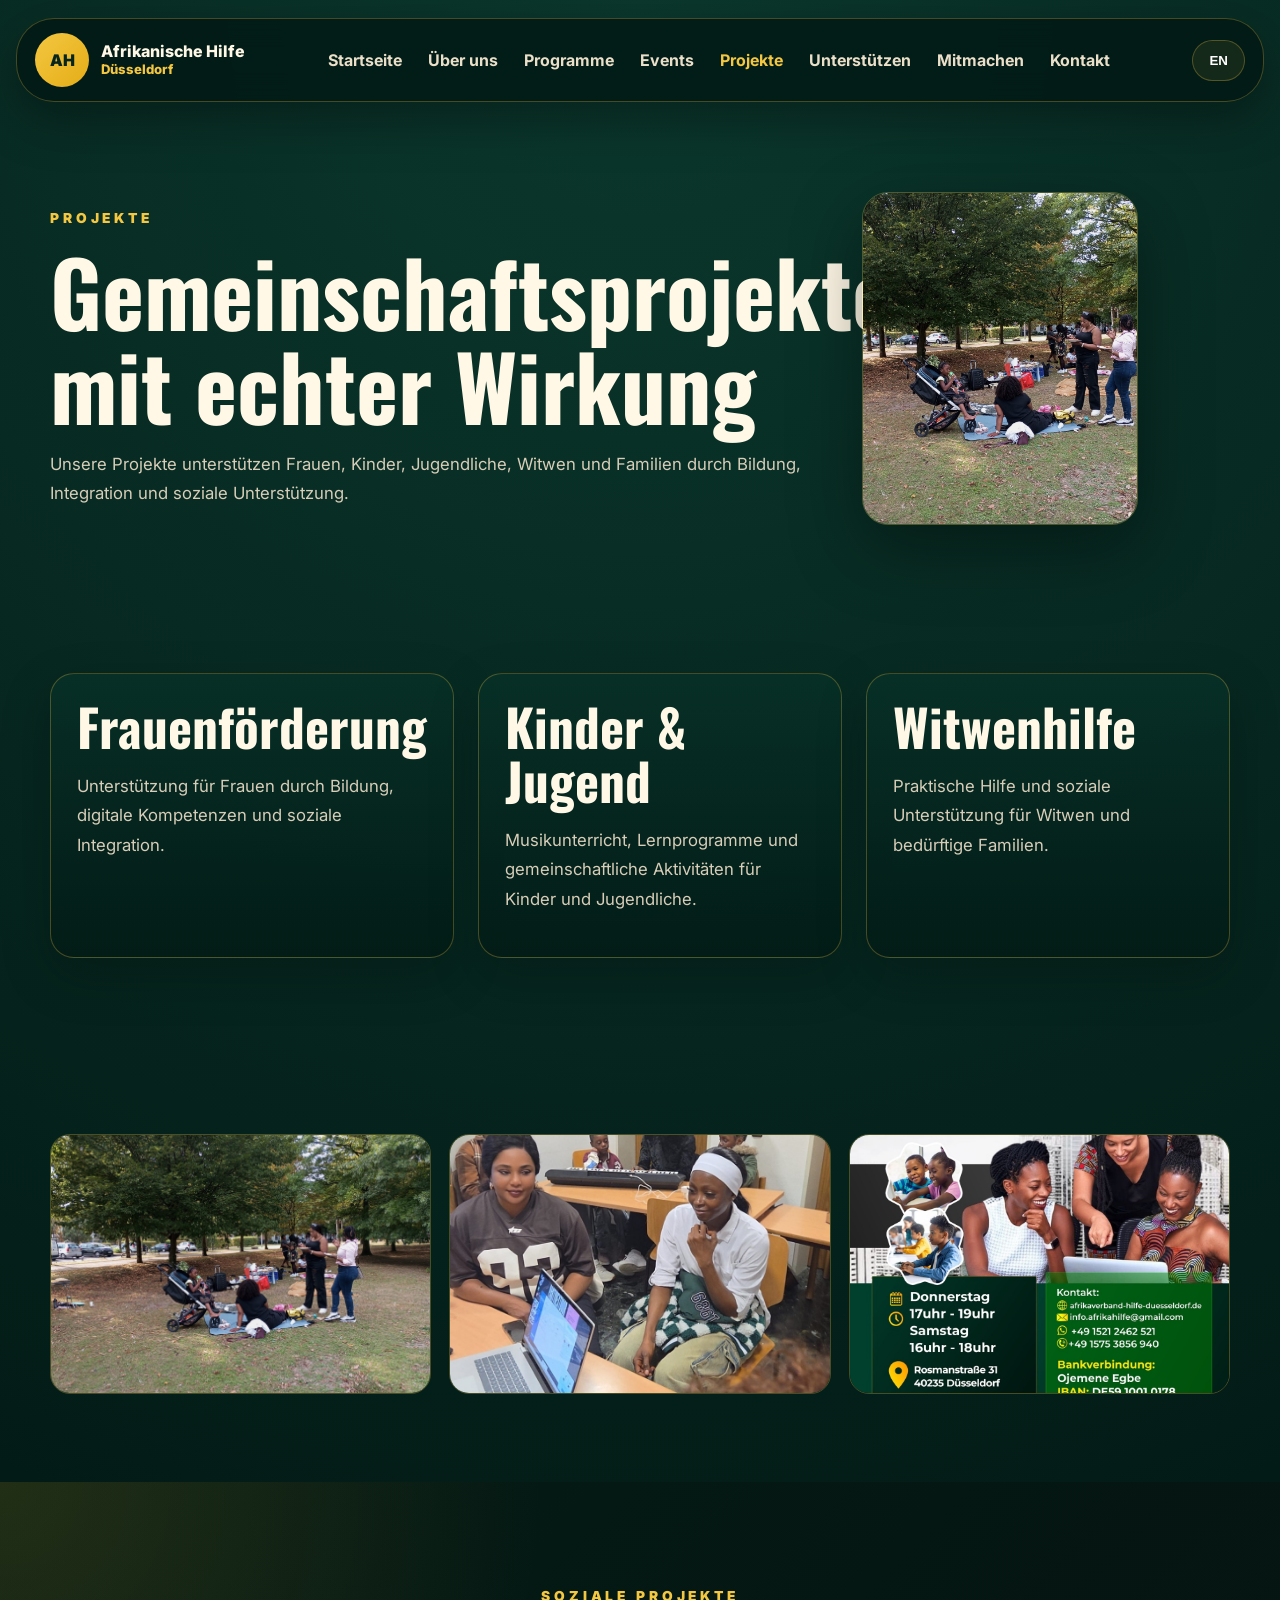
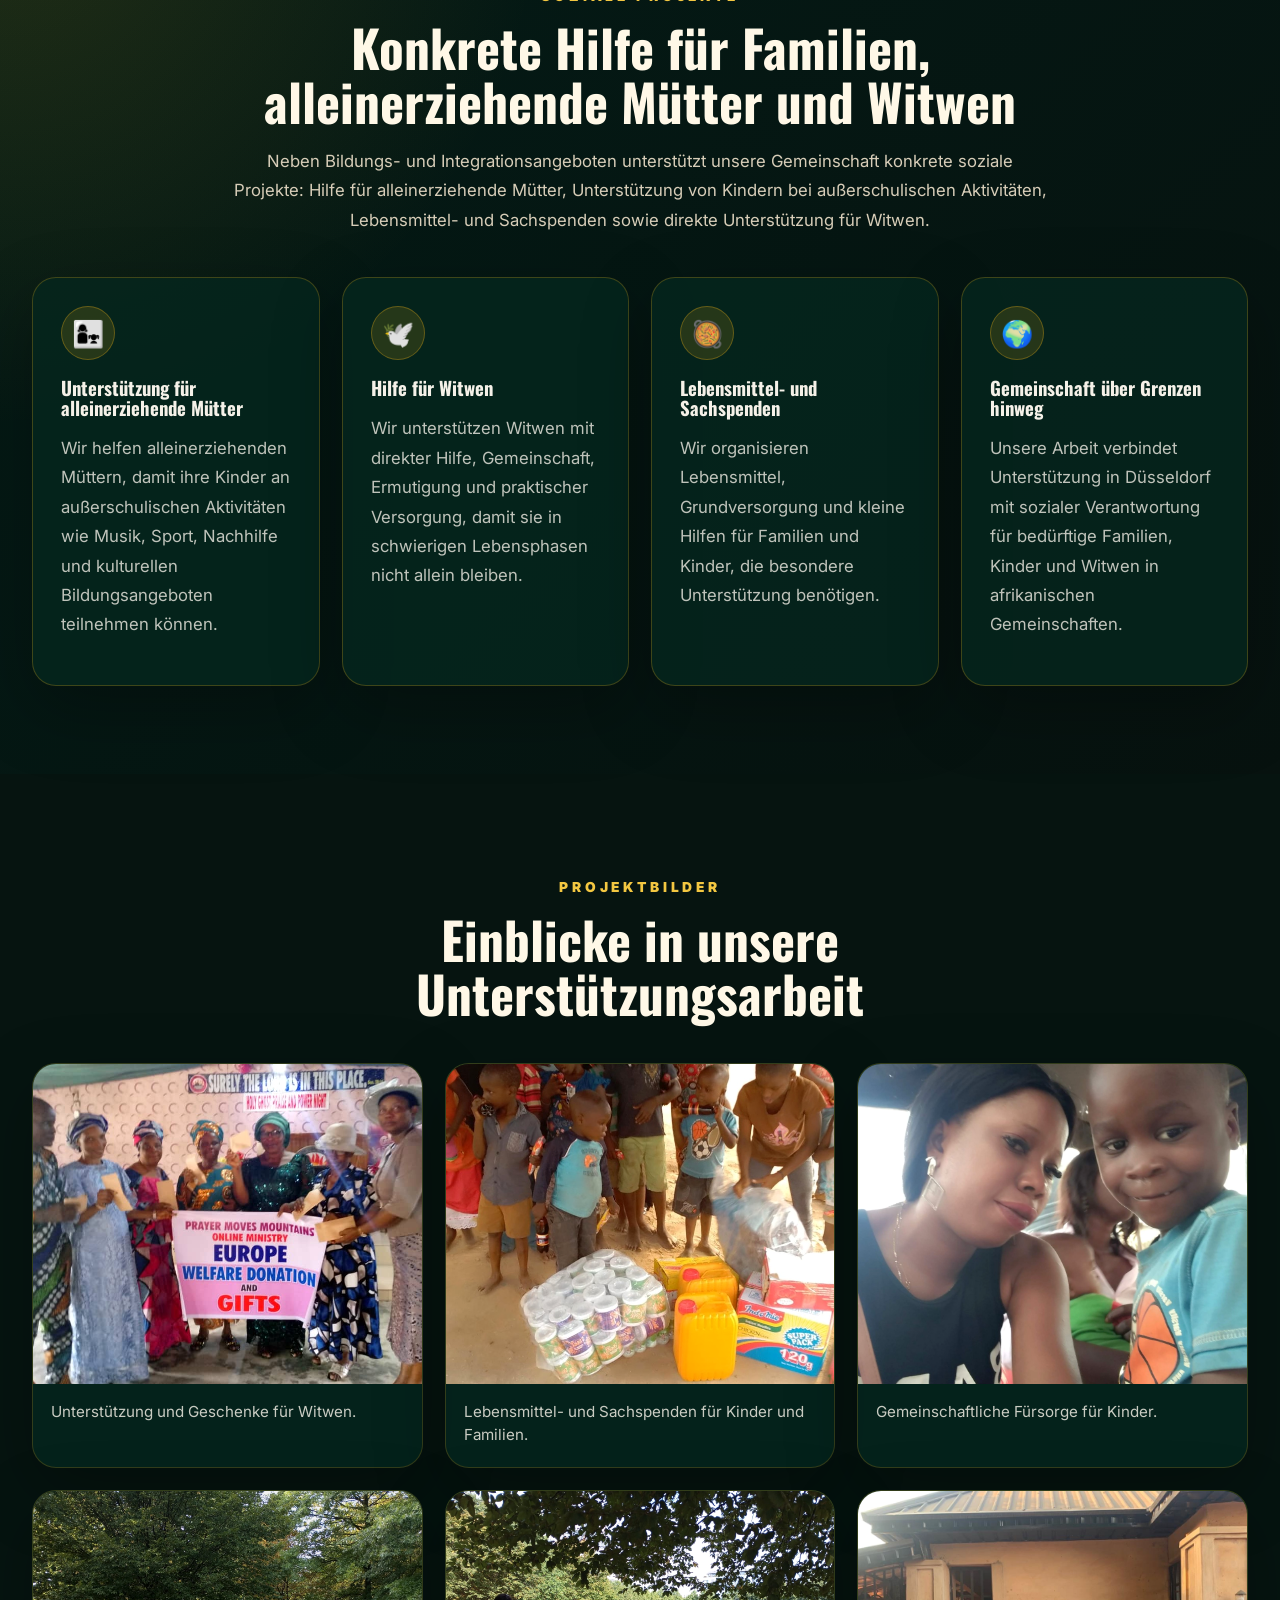
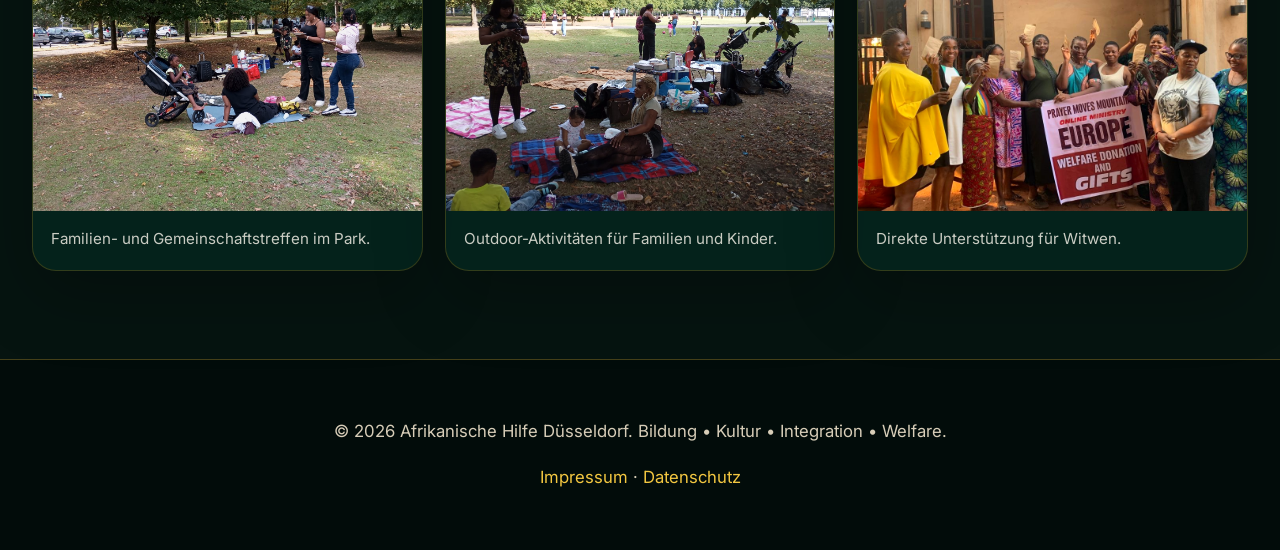
<file: projects.html>
<!DOCTYPE html>

<html lang="de">
<head>
<meta charset="utf-8"/>
<meta content="width=device-width, initial-scale=1.0" name="viewport"/>
<meta content="Afrikanische Hilfe Düsseldorf unterstützt Frauen, Kinder, Jugendliche und Familien mit Bildung, Computerkursen, Kultur, Musik, Welfare-Projekten und Integration." name="description"/>
<meta content="Afrikanische Hilfe Düsseldorf, Integration Düsseldorf, Computerkurs Düsseldorf, Alphabetisierung, single mothers support, widows support, African community Düsseldorf" name="keywords"/>
<meta content="Projekte | Afrikanische Hilfe Düsseldorf" property="og:title"/>
<meta content="Afrikanische Hilfe Düsseldorf unterstützt Frauen, Kinder, Jugendliche und Familien mit Bildung, Computerkursen, Kultur, Musik, Welfare-Projekten und Integration." property="og:description"/>
<meta content="assets/images/programme-flyer.jpg" property="og:image"/>
<meta content="website" property="og:type"/>
<title>Projekte | Afrikanische Hilfe Düsseldorf</title>
<link href="https://fonts.googleapis.com" rel="preconnect"/>
<link crossorigin="" href="https://fonts.gstatic.com" rel="preconnect"/>
<link href="https://fonts.googleapis.com/css2?family=Inter:wght@400;500;600;700;800&amp;family=Oswald:wght@500;600;700&amp;display=swap" rel="stylesheet"/>
<link href="styles.css" rel="stylesheet">
</link></head>
<body>
<header class="site-header" id="siteHeader">
<a aria-label="Afrikanische Hilfe Düsseldorf home" class="brand" href="index.html">
<span class="brand-mark">AH</span>
<span>Afrikanische Hilfe<br/><small>Düsseldorf</small></span>
</a>
<button aria-label="Open menu" class="menu-toggle" id="menuToggle" type="button">☰</button>
<nav aria-label="Main navigation" class="nav" id="mainNav">
    <a data-de="Startseite" data-en="Home" href="index.html">Startseite</a>
    <a data-de="Über uns" data-en="About" href="about.html">Über uns</a>
    <a data-de="Programme" data-en="Programmes" href="programmes.html">Programme</a>
    <a data-de="Events" data-en="Events" href="events.html">Events</a>
    <a class="active" data-de="Projekte" data-en="Projects" href="projects.html">Projekte</a>
    <a data-de="Unterstützen" data-en="Support" href="support.html">Unterstützen</a>
    <a data-de="Mitmachen" data-en="Volunteer" href="volunteer.html">Mitmachen</a>
    <a data-de="Kontakt" data-en="Contact" href="contact.html">Kontakt</a>
  </nav>
<button class="lang-toggle" id="langToggle" type="button">EN</button>
</header>
<main>
<section class="page-hero">
<div class="container">
<div>
<p class="eyebrow" data-de="Projekte" data-en="Projects">
         Projekte
      </p>
<h1 data-de="Gemeinschaftsprojekte mit echter Wirkung" data-en="Community projects with real impact">
        Gemeinschaftsprojekte mit echter Wirkung
      </h1>
<p data-de="Unsere Projekte unterstützen Frauen, Kinder, Jugendliche, Witwen und Familien durch Bildung, Integration und soziale Unterstützung." data-en="Our projects support women, children, young people, widows and families through education, integration and social support.">
        Unsere Projekte unterstützen Frauen, Kinder, Jugendliche, Witwen und Familien durch Bildung, Integration und soziale Unterstützung.
      </p>
</div>
<img alt="Community projects" class="rounded-img" src="assets/images/community-picnic-1.jpg"/>
</div>
</section>
<section class="section-pad">
<div class="container grid three">
<div class="glass-card">
<h2 data-de="Frauenförderung" data-en="Women Support">
        Frauenförderung
      </h2>
<p data-de="Unterstützung für Frauen durch Bildung, digitale Kompetenzen und soziale Integration." data-en="Support for women through education, digital skills and social integration.">
        Unterstützung für Frauen durch Bildung, digitale Kompetenzen und soziale Integration.
      </p>
</div>
<div class="glass-card">
<h2 data-de="Kinder &amp; Jugend" data-en="Children &amp; Youth">
        Kinder &amp; Jugend
      </h2>
<p data-de="Musikunterricht, Lernprogramme und gemeinschaftliche Aktivitäten für Kinder und Jugendliche." data-en="Music lessons, educational programmes and community activities for children and young people.">
        Musikunterricht, Lernprogramme und gemeinschaftliche Aktivitäten für Kinder und Jugendliche.
      </p>
</div>
<div class="glass-card">
<h2 data-de="Witwenhilfe" data-en="Widow Support">
        Witwenhilfe
      </h2>
<p data-de="Praktische Hilfe und soziale Unterstützung für Witwen und bedürftige Familien." data-en="Practical assistance and social support for widows and vulnerable families.">
        Praktische Hilfe und soziale Unterstützung für Witwen und bedürftige Familien.
      </p>
</div>
</div>
</section>
<section class="section-pad">
<div class="container gallery-grid">
<img alt="Community project image" src="assets/images/community-picnic-1.jpg"/>
<img alt="Classroom activity" src="assets/images/classroom-activity.jpg"/>
<img alt="Programme flyer" src="assets/images/programme-flyer.jpg"/>
</div>
</section>
<!-- START: Projects impact upgrade section -->
<section class="projects-impact section-pad" id="community-projects">
  <div class="section-head center">
    <p class="eyebrow" data-de="Soziale Projekte" data-en="Social projects">Soziale Projekte</p>
    <h2 data-de="Konkrete Hilfe für Familien, alleinerziehende Mütter und Witwen" data-en="Practical support for families, single mothers and widows">
      Konkrete Hilfe für Familien, alleinerziehende Mütter und Witwen
    </h2>
    <p data-de="Neben Bildungs- und Integrationsangeboten unterstützt unsere Gemeinschaft konkrete soziale Projekte: Hilfe für alleinerziehende Mütter, Unterstützung von Kindern bei außerschulischen Aktivitäten, Lebensmittel- und Sachspenden sowie direkte Unterstützung für Witwen."
       data-en="In addition to education and integration programmes, our community supports practical social projects: help for single mothers, support for children’s extracurricular activities, food and material donations, and direct support for widows.">
      Neben Bildungs- und Integrationsangeboten unterstützt unsere Gemeinschaft konkrete soziale Projekte: Hilfe für alleinerziehende Mütter, Unterstützung von Kindern bei außerschulischen Aktivitäten, Lebensmittel- und Sachspenden sowie direkte Unterstützung für Witwen.
    </p>
  </div>

  <div class="project-highlight-grid">
    <article class="project-highlight-card">
      <span class="project-icon">👩‍👧</span>
      <h3 data-de="Unterstützung für alleinerziehende Mütter" data-en="Support for single mothers">Unterstützung für alleinerziehende Mütter</h3>
      <p data-de="Wir helfen alleinerziehenden Müttern, damit ihre Kinder an außerschulischen Aktivitäten wie Musik, Sport, Nachhilfe und kulturellen Bildungsangeboten teilnehmen können."
         data-en="We support single mothers so their children can participate in extracurricular activities such as music, sports, tutoring and cultural education.">
        Wir helfen alleinerziehenden Müttern, damit ihre Kinder an außerschulischen Aktivitäten wie Musik, Sport, Nachhilfe und kulturellen Bildungsangeboten teilnehmen können.
      </p>
    </article>

    <article class="project-highlight-card">
      <span class="project-icon">🕊️</span>
      <h3 data-de="Hilfe für Witwen" data-en="Support for widows">Hilfe für Witwen</h3>
      <p data-de="Wir unterstützen Witwen mit direkter Hilfe, Gemeinschaft, Ermutigung und praktischer Versorgung, damit sie in schwierigen Lebensphasen nicht allein bleiben."
         data-en="We support widows with direct help, community, encouragement and practical care so they are not left alone during difficult life situations.">
        Wir unterstützen Witwen mit direkter Hilfe, Gemeinschaft, Ermutigung und praktischer Versorgung, damit sie in schwierigen Lebensphasen nicht allein bleiben.
      </p>
    </article>

    <article class="project-highlight-card">
      <span class="project-icon">🥘</span>
      <h3 data-de="Lebensmittel- und Sachspenden" data-en="Food and welfare donations">Lebensmittel- und Sachspenden</h3>
      <p data-de="Wir organisieren Lebensmittel, Grundversorgung und kleine Hilfen für Familien und Kinder, die besondere Unterstützung benötigen."
         data-en="We organize food, basic supplies and small-scale support for families and children who need extra help.">
        Wir organisieren Lebensmittel, Grundversorgung und kleine Hilfen für Familien und Kinder, die besondere Unterstützung benötigen.
      </p>
    </article>

    <article class="project-highlight-card">
      <span class="project-icon">🌍</span>
      <h3 data-de="Gemeinschaft über Grenzen hinweg" data-en="Community beyond borders">Gemeinschaft über Grenzen hinweg</h3>
      <p data-de="Unsere Arbeit verbindet Unterstützung in Düsseldorf mit sozialer Verantwortung für bedürftige Familien, Kinder und Witwen in afrikanischen Gemeinschaften."
         data-en="Our work connects support in Düsseldorf with social responsibility for vulnerable families, children and widows in African communities.">
        Unsere Arbeit verbindet Unterstützung in Düsseldorf mit sozialer Verantwortung für bedürftige Familien, Kinder und Witwen in afrikanischen Gemeinschaften.
      </p>
    </article>
  </div>
</section>

<section class="welfare-gallery section-pad" id="welfare-gallery">
  <div class="section-head center">
    <p class="eyebrow" data-de="Projektbilder" data-en="Project photos">Projektbilder</p>
    <h2 data-de="Einblicke in unsere Unterstützungsarbeit" data-en="Inside our support work">Einblicke in unsere Unterstützungsarbeit</h2>
  </div>

  <div class="welfare-photo-grid">
    <figure><a href="assets/images/projects/widows-support-01.jpeg"><img src="assets/images/projects/widows-support-01.jpeg" alt="Welfare donation and gifts support for widows"></a><figcaption data-de="Unterstützung und Geschenke für Witwen." data-en="Support and gifts for widows.">Unterstützung und Geschenke für Witwen.</figcaption>
    </figure>

    <figure><a href="assets/images/projects/single-mothers-children-support-01.jpeg"><img src="assets/images/projects/single-mothers-children-support-01.jpeg" alt="Food and welfare donation for children and families"></a><figcaption data-de="Lebensmittel- und Sachspenden für Kinder und Familien." data-en="Food and welfare donations for children and families.">Lebensmittel- und Sachspenden für Kinder und Familien.</figcaption>
    </figure>

    <figure><a href="assets/images/projects/children-community-support-portrait.jpeg"><img src="assets/images/projects/children-community-support-portrait.jpeg" alt="Community care for children"></a><figcaption data-de="Gemeinschaftliche Fürsorge für Kinder." data-en="Community care for children.">Gemeinschaftliche Fürsorge für Kinder.</figcaption>
    </figure>

    <figure><a href="assets/images/projects/community-family-picnic-01.jpeg"><img src="assets/images/projects/community-family-picnic-01.jpeg" alt="Community family picnic and outdoor gathering"></a><figcaption data-de="Familien- und Gemeinschaftstreffen im Park." data-en="Family and community gathering in the park.">Familien- und Gemeinschaftstreffen im Park.</figcaption>
    </figure>

    <figure><a href="assets/images/projects/community-family-picnic-02.jpeg"><img src="assets/images/projects/community-family-picnic-02.jpeg" alt="Outdoor family community activity"></a><figcaption data-de="Outdoor-Aktivitäten für Familien und Kinder." data-en="Outdoor activities for families and children.">Outdoor-Aktivitäten für Familien und Kinder.</figcaption>
    </figure>

    <figure><a href="assets/images/projects/widows-support-02.jpeg"><img src="assets/images/projects/widows-support-02.jpeg" alt="Widows support donation project"></a><figcaption data-de="Direkte Unterstützung für Witwen." data-en="Direct support for widows.">Direkte Unterstützung für Witwen.</figcaption>
    </figure>
  </div>
</section>
<!-- END: Projects impact upgrade section -->

</main>
<footer class="footer">
<p data-de="© 2026 Afrikanische Hilfe Düsseldorf. Bildung • Kultur • Integration • Welfare." data-en="© 2026 Afrikanische Hilfe Düsseldorf. Education • Culture • Integration • Welfare.">
    © 2026 Afrikanische Hilfe Düsseldorf. Bildung • Kultur • Integration • Welfare.
  </p>
<p>
<a data-de="Impressum" data-en="Legal Notice" href="impressum.html">
       Impressum
    </a>

    ·

    <a data-de="Datenschutz" data-en="Privacy Policy" href="datenschutz.html">
       Datenschutz
    </a>
</p>
</footer>
<script src="scripts.js"></script>
</body>
</html>
</file>
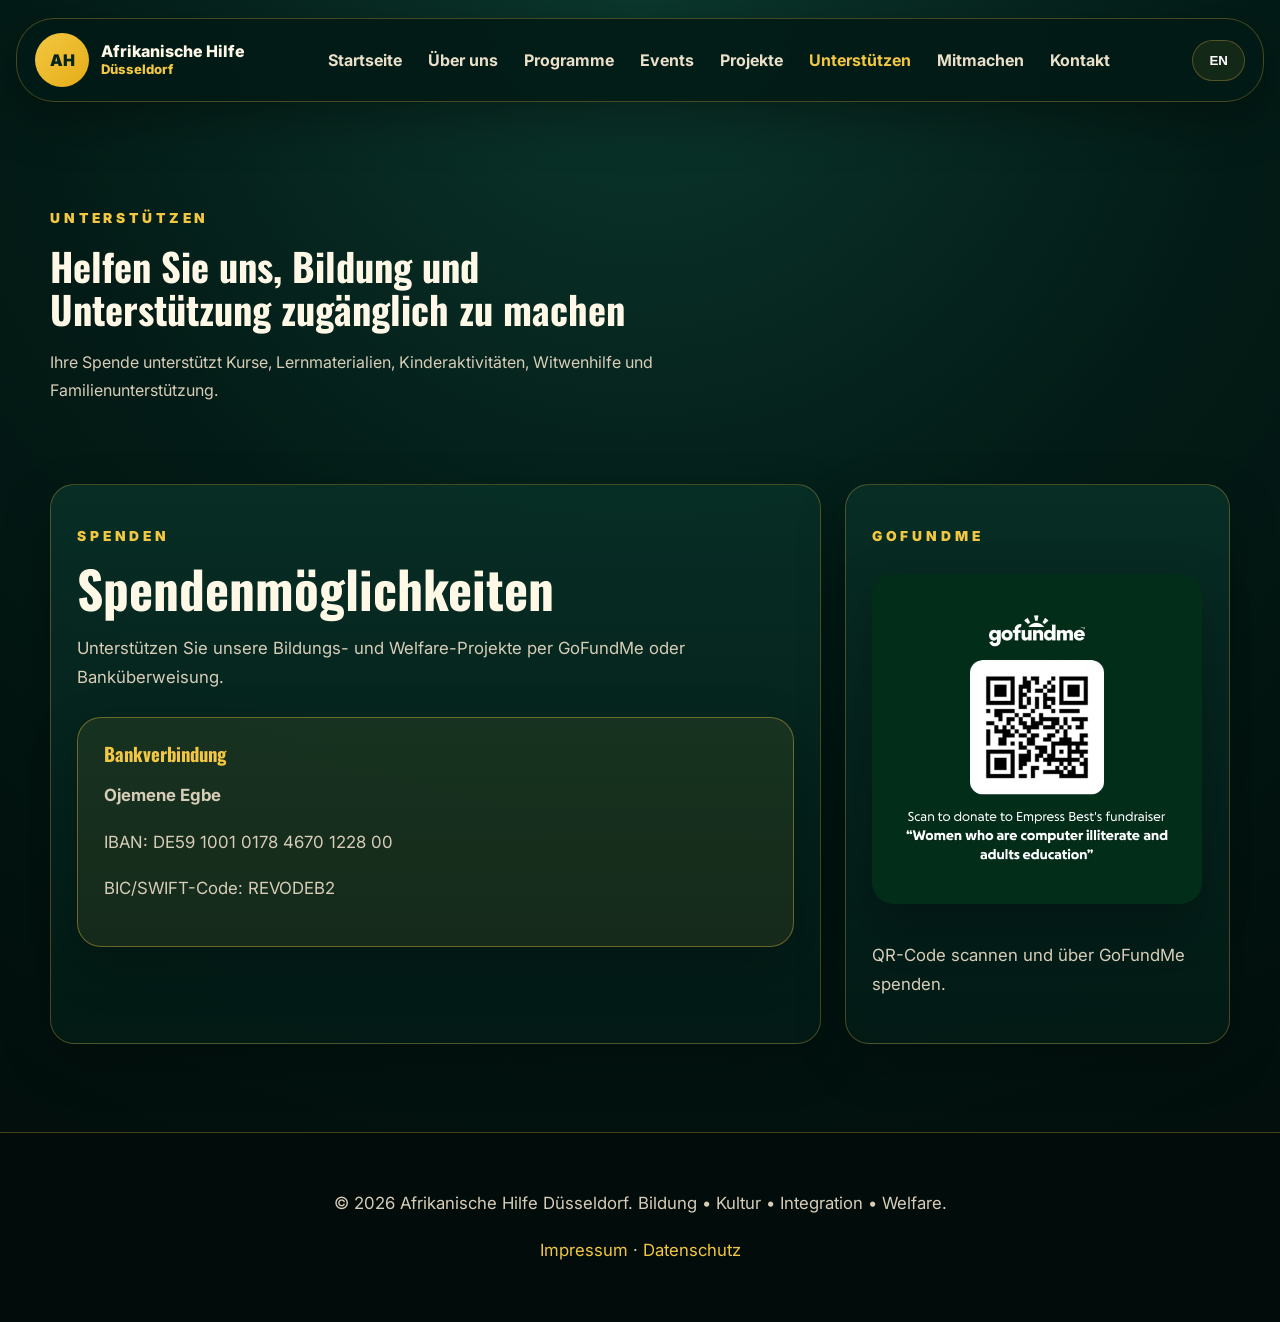
<file: support.html>
<!DOCTYPE html>
<html lang="de">
<head>
  <meta charset="UTF-8" />
  <meta name="viewport" content="width=device-width, initial-scale=1.0" />

  <meta name="description" content="Afrikanische Hilfe Düsseldorf unterstützt Frauen, Kinder, Jugendliche und Familien mit Bildung, Computerkursen, Kultur, Musik, Welfare-Projekten und Integration." />
  <meta name="keywords" content="Afrikanische Hilfe Düsseldorf, Integration Düsseldorf, Computerkurs Düsseldorf, Alphabetisierung, single mothers support, widows support, African community Düsseldorf" />

  <meta property="og:title" content="Unterstützen | Afrikanische Hilfe Düsseldorf" />
  <meta property="og:description" content="Afrikanische Hilfe Düsseldorf unterstützt Frauen, Kinder, Jugendliche und Familien mit Bildung, Computerkursen, Kultur, Musik, Welfare-Projekten und Integration." />
  <meta property="og:image" content="assets/images/programme-flyer.jpg" />
  <meta property="og:type" content="website" />

  <title>Unterstützen | Afrikanische Hilfe Düsseldorf</title>

  <link rel="preconnect" href="https://fonts.googleapis.com" />
  <link rel="preconnect" href="https://fonts.gstatic.com" crossorigin />
  <link href="https://fonts.googleapis.com/css2?family=Inter:wght@400;500;600;700;800&family=Oswald:wght@500;600;700&display=swap" rel="stylesheet" />

  <link rel="stylesheet" href="styles.css" />
</head>

<body>
  <header class="site-header" id="siteHeader">
    <a class="brand" href="index.html" aria-label="Afrikanische Hilfe Düsseldorf home">
      <span class="brand-mark">AH</span>
      <span>Afrikanische Hilfe<br><small>Düsseldorf</small></span>
    </a>

    <button class="menu-toggle" id="menuToggle" type="button" aria-label="Open menu">☰</button>

    <nav class="nav" id="mainNav" aria-label="Main navigation">
      <a href="index.html" data-de="Startseite" data-en="Home">Startseite</a>
      <a href="about.html" data-de="Über uns" data-en="About">Über uns</a>
      <a href="programmes.html" data-de="Programme" data-en="Programmes">Programme</a>
      <a href="events.html" data-de="Events" data-en="Events">Events</a>
      <a href="projects.html" data-de="Projekte" data-en="Projects">Projekte</a>
      <a class="active" href="support.html" data-de="Unterstützen" data-en="Support">Unterstützen</a>
      <a href="volunteer.html" data-de="Mitmachen" data-en="Volunteer">Mitmachen</a>
      <a href="contact.html" data-de="Kontakt" data-en="Contact">Kontakt</a>
    </nav>

    <button class="lang-toggle" id="langToggle" type="button">EN</button>
  </header>

  <main>
    <section class="page-hero support-hero-compact">
      <div class="container">
        <div class="support-hero-text">
          <p class="eyebrow" data-de="Unterstützen" data-en="Support">
            Unterstützen
          </p>

          <h1 class="support-compact-title"
              data-de="Helfen Sie uns, Bildung und Unterstützung zugänglich zu machen"
              data-en="Help us make education and support accessible">
            Helfen Sie uns, Bildung und Unterstützung zugänglich zu machen
          </h1>

          <p class="support-compact-text"
             data-de="Ihre Spende unterstützt Kurse, Lernmaterialien, Kinderaktivitäten, Witwenhilfe und Familienunterstützung."
             data-en="Your donation supports courses, learning materials, children's activities, widow support and family assistance.">
            Ihre Spende unterstützt Kurse, Lernmaterialien, Kinderaktivitäten, Witwenhilfe und Familienunterstützung.
          </p>
        </div>
      </div>
    </section>

    <section class="section-pad support-focus-section">
      <div class="container support-box support-focus-box">
        <div class="glass-card support-donation-card">
          <p class="eyebrow" data-de="Spenden" data-en="Donate">
            Spenden
          </p>

          <h2 data-de="Spendenmöglichkeiten" data-en="Donation Options">
            Spendenmöglichkeiten
          </h2>

          <p data-de="Unterstützen Sie unsere Bildungs- und Welfare-Projekte per GoFundMe oder Banküberweisung."
             data-en="Support our educational and welfare projects through GoFundMe or bank transfer.">
            Unterstützen Sie unsere Bildungs- und Welfare-Projekte per GoFundMe oder Banküberweisung.
          </p>

          <div class="bank-card support-bank-highlight">
            <h3 data-de="Bankverbindung" data-en="Bank Details">
              Bankverbindung
            </h3>

            <p><strong>Ojemene Egbe</strong></p>
            <p>IBAN: DE59 1001 0178 4670 1228 00</p>
            <p>BIC/SWIFT-Code: REVODEB2</p>
          </div>
        </div>

        <div class="qr-card support-qr-highlight">
          <p class="eyebrow" data-de="GoFundMe" data-en="GoFundMe">
            GoFundMe
          </p>

          <img src="assets/images/gofundme-qr.png" alt="GoFundMe QR code" />

          <p data-de="QR-Code scannen und über GoFundMe spenden."
             data-en="Scan the QR code to donate through GoFundMe.">
            QR-Code scannen und über GoFundMe spenden.
          </p>
        </div>
      </div>
    </section>
  </main>

  <footer class="footer">
    <p data-de="© 2026 Afrikanische Hilfe Düsseldorf. Bildung • Kultur • Integration • Welfare."
       data-en="© 2026 Afrikanische Hilfe Düsseldorf. Education • Culture • Integration • Welfare.">
      © 2026 Afrikanische Hilfe Düsseldorf. Bildung • Kultur • Integration • Welfare.
    </p>

    <p>
      <a href="impressum.html" data-de="Impressum" data-en="Legal Notice">Impressum</a>
      ·
      <a href="datenschutz.html" data-de="Datenschutz" data-en="Privacy Policy">Datenschutz</a>
    </p>
  </footer>

  <script src="scripts.js"></script>
</body>
</html>
</file>
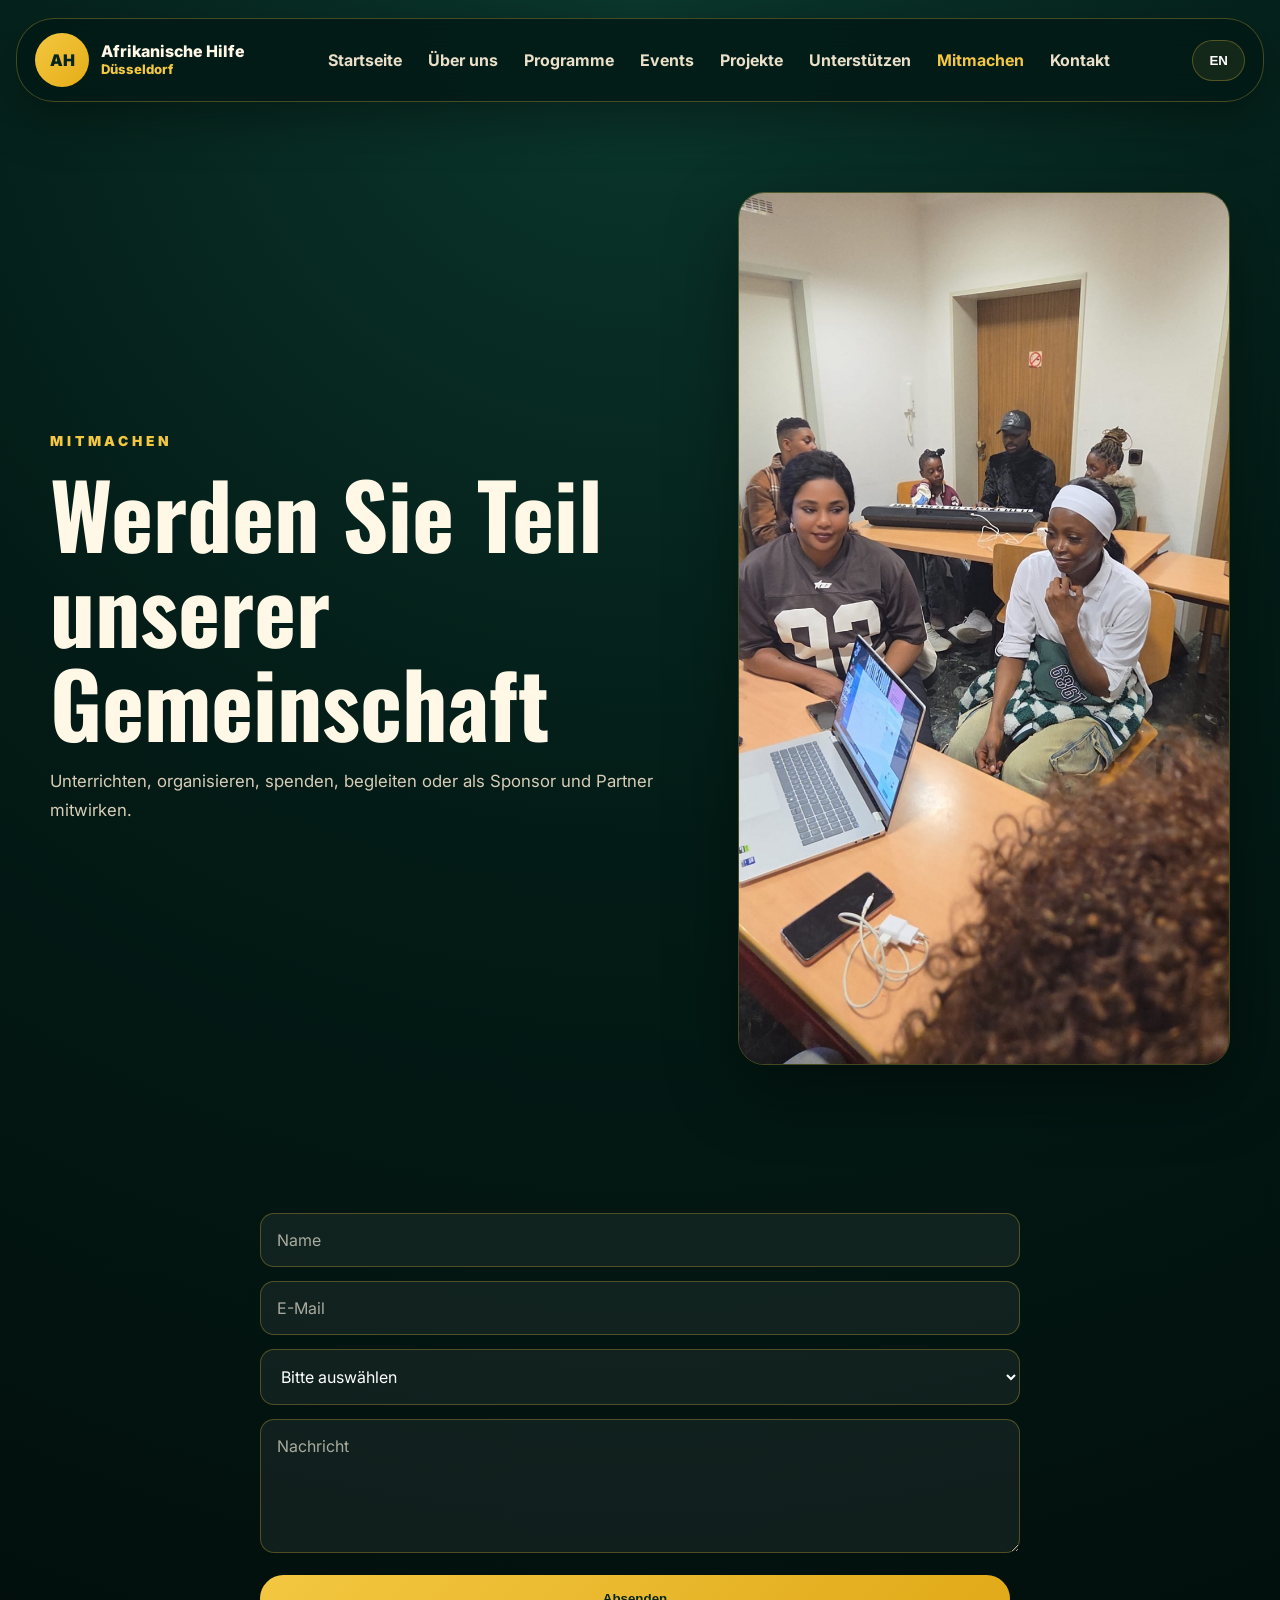
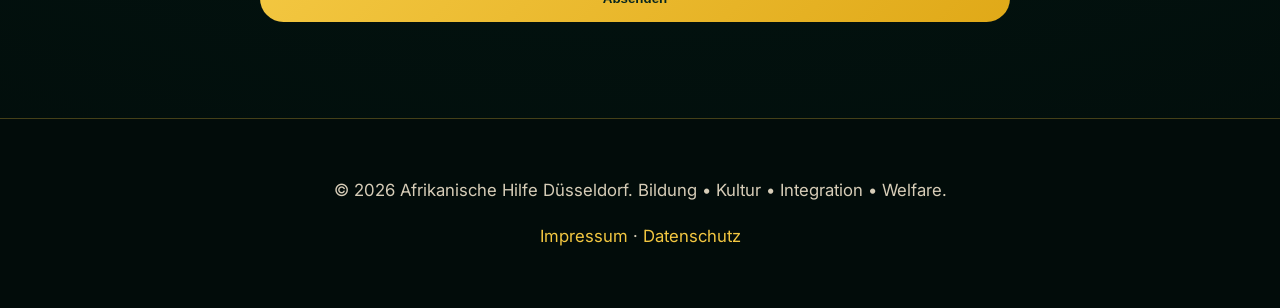
<file: volunteer.html>
<!DOCTYPE html>
<html lang="de">
<head>
  <meta charset="UTF-8" />
  <meta name="viewport" content="width=device-width, initial-scale=1.0" />
  <meta name="description" content="Afrikanische Hilfe Düsseldorf unterstützt Frauen, Kinder, Jugendliche und Familien mit Bildung, Computerkursen, Kultur, Musik, Welfare-Projekten und Integration." />
  <meta name="keywords" content="Afrikanische Hilfe Düsseldorf, Integration Düsseldorf, Computerkurs Düsseldorf, Alphabetisierung, single mothers support, widows support, African community Düsseldorf" />
  <meta property="og:title" content="Mitmachen | Afrikanische Hilfe Düsseldorf" />
  <meta property="og:description" content="Afrikanische Hilfe Düsseldorf unterstützt Frauen, Kinder, Jugendliche und Familien mit Bildung, Computerkursen, Kultur, Musik, Welfare-Projekten und Integration." />
  <meta property="og:image" content="assets/images/programme-flyer.jpg" />
  <meta property="og:type" content="website" />
  <title>Mitmachen | Afrikanische Hilfe Düsseldorf</title>
  <link rel="preconnect" href="https://fonts.googleapis.com">
  <link rel="preconnect" href="https://fonts.gstatic.com" crossorigin>
  <link href="https://fonts.googleapis.com/css2?family=Inter:wght@400;500;600;700;800&family=Oswald:wght@500;600;700&display=swap" rel="stylesheet">
  <link rel="stylesheet" href="styles.css" />
</head>
<body>
<header class="site-header" id="siteHeader">
  <a class="brand" href="index.html" aria-label="Afrikanische Hilfe Düsseldorf home">
    <span class="brand-mark">AH</span>
    <span>Afrikanische Hilfe<br><small>Düsseldorf</small></span>
  </a>
  <button class="menu-toggle" id="menuToggle" type="button" aria-label="Open menu">☰</button>
  <nav class="nav" id="mainNav" aria-label="Main navigation">
      <a href="index.html" data-de="Startseite" data-en="Home">Startseite</a>
      <a href="about.html" data-de="Über uns" data-en="About">Über uns</a>
      <a href="programmes.html" data-de="Programme" data-en="Programmes">Programme</a>
      <a href="events.html" data-de="Events" data-en="Events">Events</a>
      <a href="projects.html" data-de="Projekte" data-en="Projects">Projekte</a>
      <a href="support.html" data-de="Unterstützen" data-en="Support">Unterstützen</a>
      <a class="active" href="volunteer.html" data-de="Mitmachen" data-en="Volunteer">Mitmachen</a>
      <a href="contact.html" data-de="Kontakt" data-en="Contact">Kontakt</a>
  </nav>
  <button class="lang-toggle" id="langToggle" type="button">EN</button>
</header>
<main>

<section class="page-hero">
  <div class="container">
    <div>
      <p class="eyebrow" data-de="Mitmachen" data-en="Volunteer">Mitmachen</p>
      <h1 data-de="Werden Sie Teil unserer Gemeinschaft" data-en="Become part of our community">Werden Sie Teil unserer Gemeinschaft</h1>
      <p data-de="Unterrichten, organisieren, spenden, begleiten oder als Sponsor und Partner mitwirken." data-en="Teach, organise, donate, mentor or participate as a sponsor and partner.">Unterrichten, organisieren, spenden, begleiten oder als Sponsor und Partner mitwirken.</p>
    </div>
    <img class="rounded-img" src="assets/images/classroom-activity.jpg" alt="Volunteer with us">
  </div>
</section>
<section class="section-pad">
  <div class="container">
    <form class="contact-form" action="https://formsubmit.co/infoafrikahilfe@gmail.com" method="POST">
      <input type="hidden" name="_captcha" value="false">
      <input type="hidden" name="_subject" value="New Afrikanische Hilfe Volunteer Submission">
      <input type="hidden" name="_next" value="https://afrikanischehilfe.de/volunteer.html">
      <input name="Name" type="text" placeholder="Name" data-de-placeholder="Name" data-en-placeholder="Name" required>
      <input name="Email" type="email" placeholder="E-Mail" data-de-placeholder="E-Mail" data-en-placeholder="Email" required>
      <select name="Interest" required>
        <option value="" data-de="Bitte auswählen" data-en="Please select">Bitte auswählen</option>
        <option data-de="Ehrenamtlich mitmachen" data-en="Volunteer">Ehrenamtlich mitmachen</option>
        <option data-de="Am Programm teilnehmen" data-en="Programme participant">Am Programm teilnehmen</option>
        <option data-de="Sponsor oder Partner werden" data-en="Become a sponsor or partner">Sponsor oder Partner werden</option>
        <option data-de="Allgemeine Anfrage" data-en="General contact">Allgemeine Anfrage</option>
      </select>
      <textarea name="Message" rows="5" placeholder="Nachricht" data-de-placeholder="Nachricht" data-en-placeholder="Message" required></textarea>
      <button class="btn primary" type="submit" data-de="Absenden" data-en="Submit">Absenden</button>
    </form>
  </div>
</section>

</main>
<footer class="footer">
  <p data-de="© 2026 Afrikanische Hilfe Düsseldorf. Bildung • Kultur • Integration • Welfare." data-en="© 2026 Afrikanische Hilfe Düsseldorf. Education • Culture • Integration • Welfare.">
    © 2026 Afrikanische Hilfe Düsseldorf. Bildung • Kultur • Integration • Welfare.
  </p>
  <p>
    <a href="impressum.html" data-de="Impressum" data-en="Legal Notice">Impressum</a>
    ·
    <a href="datenschutz.html" data-de="Datenschutz" data-en="Privacy Policy">Datenschutz</a>
  </p>
</footer>
<script src="scripts.js"></script>
</body>
</html>
</file>
<file: styles.css>
:root{
  --green-950:#031b16;
  --green-900:#06251f;
  --green-800:#0b382d;
  --gold:#f3c741;
  --gold-2:#d6a51f;
  --ivory:#fff8e7;
  --muted:#d7cdb8;
  --line:rgba(243,199,65,.28);
  --glass:rgba(4,31,26,.78);
  --shadow:0 24px 70px rgba(0,0,0,.38);
}
*{box-sizing:border-box}
html{scroll-behavior:auto}
body{
  margin:0;
  font-family:Inter,system-ui,-apple-system,Segoe UI,Arial,sans-serif;
  background:radial-gradient(circle at top,#0b382d 0,#031b16 42%,#020c0a 100%);
  color:var(--ivory);
}
img,video{max-width:100%;display:block}
a{color:inherit;text-decoration:none}
.site-header{
  position:sticky;top:0;z-index:50;
  display:flex;align-items:center;justify-content:space-between;gap:24px;
  width:min(1320px,calc(100% - 32px));margin:18px auto 0;padding:14px 18px;
  background:rgba(3,27,22,.92);border:1px solid var(--line);border-radius:38px;
  backdrop-filter:blur(14px);box-shadow:0 16px 50px rgba(0,0,0,.35)
}
.brand{display:flex;align-items:center;gap:12px;font-weight:800;line-height:1.05}
.brand-mark{display:grid;place-items:center;min-width:54px;height:54px;border-radius:50%;background:linear-gradient(135deg,var(--gold),#e5ad17);color:#06251f;font-weight:900}
.brand small{color:var(--gold);font-size:.82em}
.nav{display:flex;align-items:center;gap:26px;font-weight:700;color:#eadfc8}
.nav a.active,.nav a:hover{color:var(--gold)}
.nav-cta{background:var(--gold);color:#06251f;padding:14px 20px;border-radius:28px;font-weight:900}
.lang-toggle{border:1px solid var(--line);background:rgba(243,199,65,.08);color:#fff;padding:12px 16px;border-radius:24px;font-weight:900}
.menu-toggle{display:none;background:var(--gold);border:0;border-radius:12px;padding:10px 12px;font-weight:900}

.hero{
  min-height:calc(100vh - 92px);position:relative;overflow:hidden;margin-top:-88px;padding:160px 32px 80px;
  display:grid;align-items:center;background:#031b16
}
.hero-bg{position:absolute;inset:0;width:100%;height:100%;object-fit:cover;opacity:.28;filter:saturate(.95)}
.hero:after{content:"";position:absolute;inset:0;background:linear-gradient(90deg,rgba(3,27,22,.92) 0%,rgba(3,27,22,.72) 44%,rgba(3,27,22,.2) 100%)}
.hero-inner{position:relative;z-index:1;width:min(1320px,100%);margin:auto;display:grid;grid-template-columns:1fr .92fr;gap:42px;align-items:center}
.eyebrow{letter-spacing:.28em;text-transform:uppercase;color:var(--gold);font-weight:900;font-size:.86rem}
h1,h2,h3{font-family:Oswald,Inter,sans-serif;margin:0 0 18px;line-height:1.05}
h1{font-size:clamp(3rem,7vw,6.8rem);max-width:780px}
h2{font-size:clamp(2rem,4vw,4rem)}
p{color:var(--muted);font-size:1.05rem;line-height:1.75}
.hero-text{font-size:clamp(1.1rem,2vw,1.55rem);max-width:720px}
.btn{display:inline-flex;align-items:center;justify-content:center;gap:8px;padding:16px 24px;border-radius:999px;font-weight:900;border:1px solid var(--line);margin:8px 10px 8px 0}
.btn.primary{background:linear-gradient(135deg,var(--gold),#e0a918);color:#06251f;border:none}
.btn.secondary{background:rgba(255,255,255,.05);color:#fff}
.flyer-landing{
  background:rgba(3,27,22,.7);border:1px solid var(--line);border-radius:22px;overflow:hidden;box-shadow:var(--shadow)
}
.flyer-landing img{width:100%;height:auto}
.section-pad{padding:88px 32px}
.container{width:min(1180px,100%);margin:auto}
.section-head{max-width:820px;margin:0 auto 42px;text-align:center}
.grid{display:grid;gap:24px}
.grid.two{grid-template-columns:repeat(2,1fr)}
.grid.three{grid-template-columns:repeat(3,1fr)}
.grid.four{grid-template-columns:repeat(4,1fr)}
.card,.glass-card,.event-card,.project-card,.bank-card,.qr-card{
  background:linear-gradient(180deg,rgba(8,48,39,.88),rgba(3,27,22,.88));border:1px solid var(--line);border-radius:24px;padding:26px;box-shadow:0 18px 50px rgba(0,0,0,.22)
}
.card .icon{font-size:2rem}
.impact-grid{display:grid;grid-template-columns:repeat(3,1fr);gap:16px}
.impact-grid div{padding:28px;text-align:center;background:rgba(3,27,22,.72);border:1px solid var(--line);border-radius:22px}
.impact-grid strong{display:block;color:var(--gold);font-size:2.6rem;font-family:Oswald}
.impact-grid span{color:var(--muted);font-weight:700}
.page-hero{padding:90px 32px 60px}
.page-hero .container{display:grid;grid-template-columns:1fr .75fr;gap:32px;align-items:center}
.rounded-img{border-radius:26px;border:1px solid var(--line);box-shadow:var(--shadow);height:100%;object-fit:cover}
.list{padding-left:18px;color:var(--muted);line-height:1.9}
.gallery-grid{display:grid;grid-template-columns:repeat(3,1fr);gap:18px}
.gallery-grid img{width:100%;height:260px;object-fit:cover;border-radius:20px;border:1px solid var(--line)}
.gallery-grid .wide{grid-column:span 2}
.support-box{display:grid;grid-template-columns:1.5fr .75fr;gap:24px;align-items:start}
.donation-tiers{display:flex;gap:10px;flex-wrap:wrap;margin:18px 0}
.donation-tiers span,.tag{display:inline-block;padding:10px 14px;border-radius:999px;background:rgba(243,199,65,.12);border:1px solid var(--line);color:var(--gold);font-weight:800}
.contact-form{display:grid;gap:14px;max-width:760px;margin:auto}
input,select,textarea{
  width:100%;padding:16px;border-radius:14px;border:1px solid var(--line);background:rgba(255,255,255,.06);color:#fff;font:inherit
}
option{color:#111}
.footer{padding:40px 24px;text-align:center;border-top:1px solid var(--line);background:#020c0a}
.footer a{color:var(--gold)}
@media(max-width:900px){
  .menu-toggle{display:block}
  .nav{display:none;position:absolute;left:16px;right:16px;top:88px;flex-direction:column;background:#031b16;border:1px solid var(--line);border-radius:20px;padding:22px}
  .nav.open{display:flex}
  .hero{margin-top:-96px;padding-top:150px}
  .hero-inner,.page-hero .container,.grid.two,.grid.three,.grid.four,.support-box{grid-template-columns:1fr}
  .impact-grid{grid-template-columns:repeat(2,1fr)}
  .gallery-grid{grid-template-columns:1fr}
  .gallery-grid .wide{grid-column:auto}
  .site-header{width:calc(100% - 20px)}
  h1{font-size:3rem}
}



/* START: Projects impact upgrade */
.projects-impact {
  background:
    radial-gradient(circle at top left, rgba(212, 160, 23, 0.15), transparent 35%),
    linear-gradient(135deg, #031b16 0%, #07120f 100%);
}

.project-highlight-grid {
  display: grid;
  grid-template-columns: repeat(4, minmax(0, 1fr));
  gap: 22px;
  margin-top: 38px;
}

.project-highlight-card {
  background: rgba(5, 38, 30, 0.82);
  border: 1px solid rgba(212, 160, 23, 0.28);
  border-radius: 24px;
  padding: 28px;
  box-shadow: 0 24px 70px rgba(0, 0, 0, 0.28);
}

.project-highlight-card .project-icon {
  display: inline-flex;
  width: 54px;
  height: 54px;
  align-items: center;
  justify-content: center;
  border-radius: 50%;
  background: rgba(212, 160, 23, 0.16);
  border: 1px solid rgba(212, 160, 23, 0.36);
  font-size: 26px;
  margin-bottom: 18px;
}

.project-highlight-card h3 {
  color: #f5f1e8;
  margin-bottom: 12px;
}

.project-highlight-card p {
  color: rgba(245, 241, 232, 0.78);
  line-height: 1.75;
}

.welfare-gallery {
  background: #061410;
}

.welfare-photo-grid {
  display: grid;
  grid-template-columns: repeat(3, minmax(0, 1fr));
  gap: 22px;
  margin-top: 38px;
}

.welfare-photo-grid figure {
  margin: 0;
  overflow: hidden;
  border-radius: 24px;
  background: rgba(5, 38, 30, 0.84);
  border: 1px solid rgba(212, 160, 23, 0.22);
  box-shadow: 0 24px 70px rgba(0, 0, 0, 0.25);
}

.welfare-photo-grid img {
  width: 100%;
  height: 320px;
  object-fit: cover;
  display: block;
  filter: saturate(1.02) contrast(1.02);
}

.welfare-photo-grid figcaption {
  padding: 16px 18px 20px;
  color: rgba(245, 241, 232, 0.82);
  font-size: 0.95rem;
  line-height: 1.55;
}

@media (max-width: 980px) {
  .project-highlight-grid,
  .welfare-photo-grid {
    grid-template-columns: repeat(2, minmax(0, 1fr));
  }
}

@media (max-width: 640px) {
  .project-highlight-grid,
  .welfare-photo-grid {
    grid-template-columns: 1fr;
  }

  .welfare-photo-grid img {
    height: 260px;
  }
}
/* END: Projects impact upgrade */


/* Multi-page upgrade refinements */
.hero .flyer-landing img { max-height: 72vh; object-fit: contain; background: #031b16; }
.glass-card .icon { font-size: 2rem; display: inline-block; margin-bottom: 14px; }
.contact-form.glass-card { max-width: 100%; margin: 0; }
.project-highlight-card a, .welfare-photo-grid a { display: block; color: inherit; }
.project-highlight-card:hover, .welfare-photo-grid figure:hover, .glass-card:hover { transform: translateY(-3px); transition: transform .2s ease, border-color .2s ease; border-color: rgba(243,199,65,.45); }
input::placeholder, textarea::placeholder { color: rgba(255,248,231,.64); }
@media(max-width:900px){
  .hero .flyer-landing img { max-height: none; }
}
/* Support page visibility upgrade */
.support-hero-compact {
  padding-bottom: 28px;
}

.support-hero-text {
  max-width: 760px;
}

.support-compact-title {
  font-size: clamp(2rem, 3vw, 3.2rem) !important;
  line-height: 1.12;
  max-width: 760px;
}

.support-compact-text {
  max-width: 720px;
  font-size: 1rem;
}

.support-focus-section {
  padding-top: 36px;
}

.support-focus-box {
  align-items: stretch;
}

.support-donation-card,
.support-qr-highlight {
  border-width: 1.5px;
}

.support-bank-highlight {
  margin-top: 24px;
  background: rgba(243, 199, 65, 0.08);
  border: 1px solid rgba(243, 199, 65, 0.38);
}

.support-bank-highlight h3,
.support-qr-highlight .eyebrow {
  color: var(--gold);
}

.support-bank-highlight p {
  font-size: 1.05rem;
}

.support-qr-highlight {
  display: flex;
  flex-direction: column;
  justify-content: center;
}

.support-qr-highlight img {
  width: min(100%, 330px);
  margin: 12px auto 20px;
  border-radius: 22px;
  box-shadow: 0 18px 50px rgba(0, 0, 0, 0.28);
}
</file>
